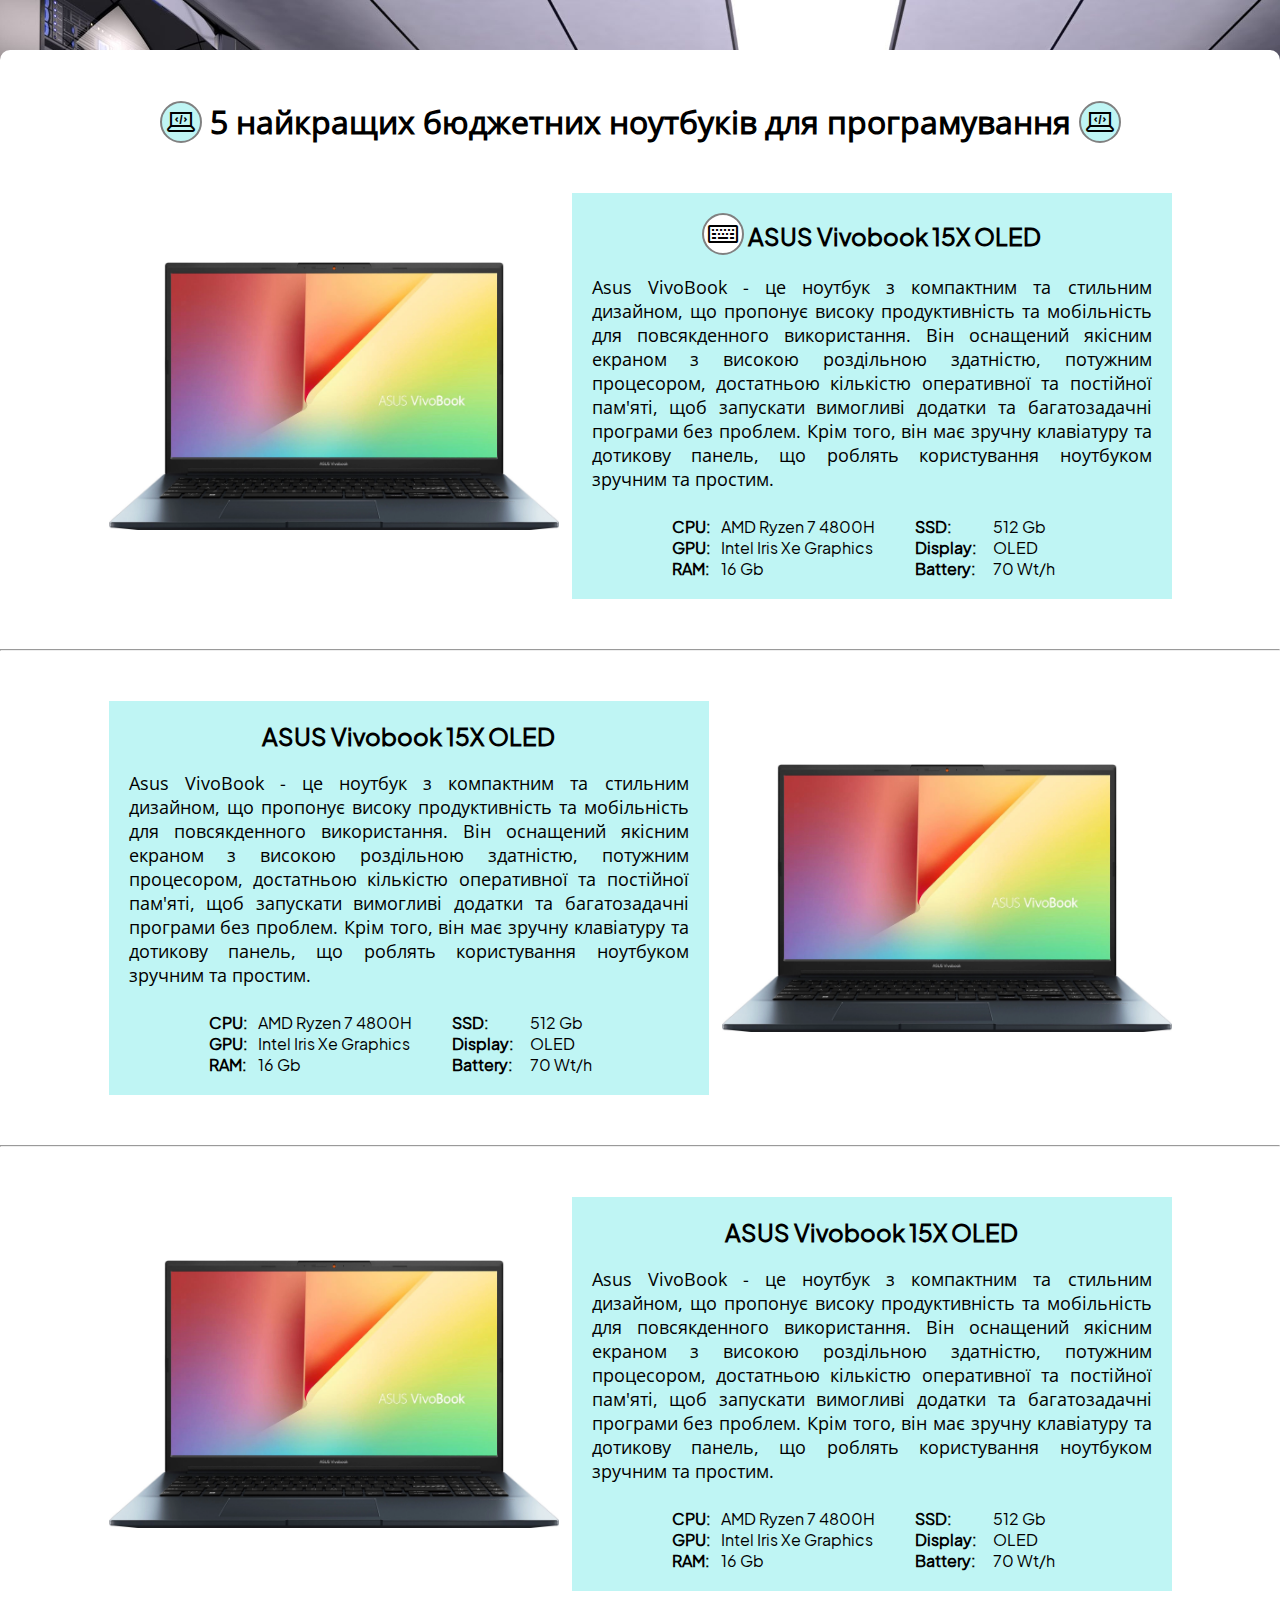
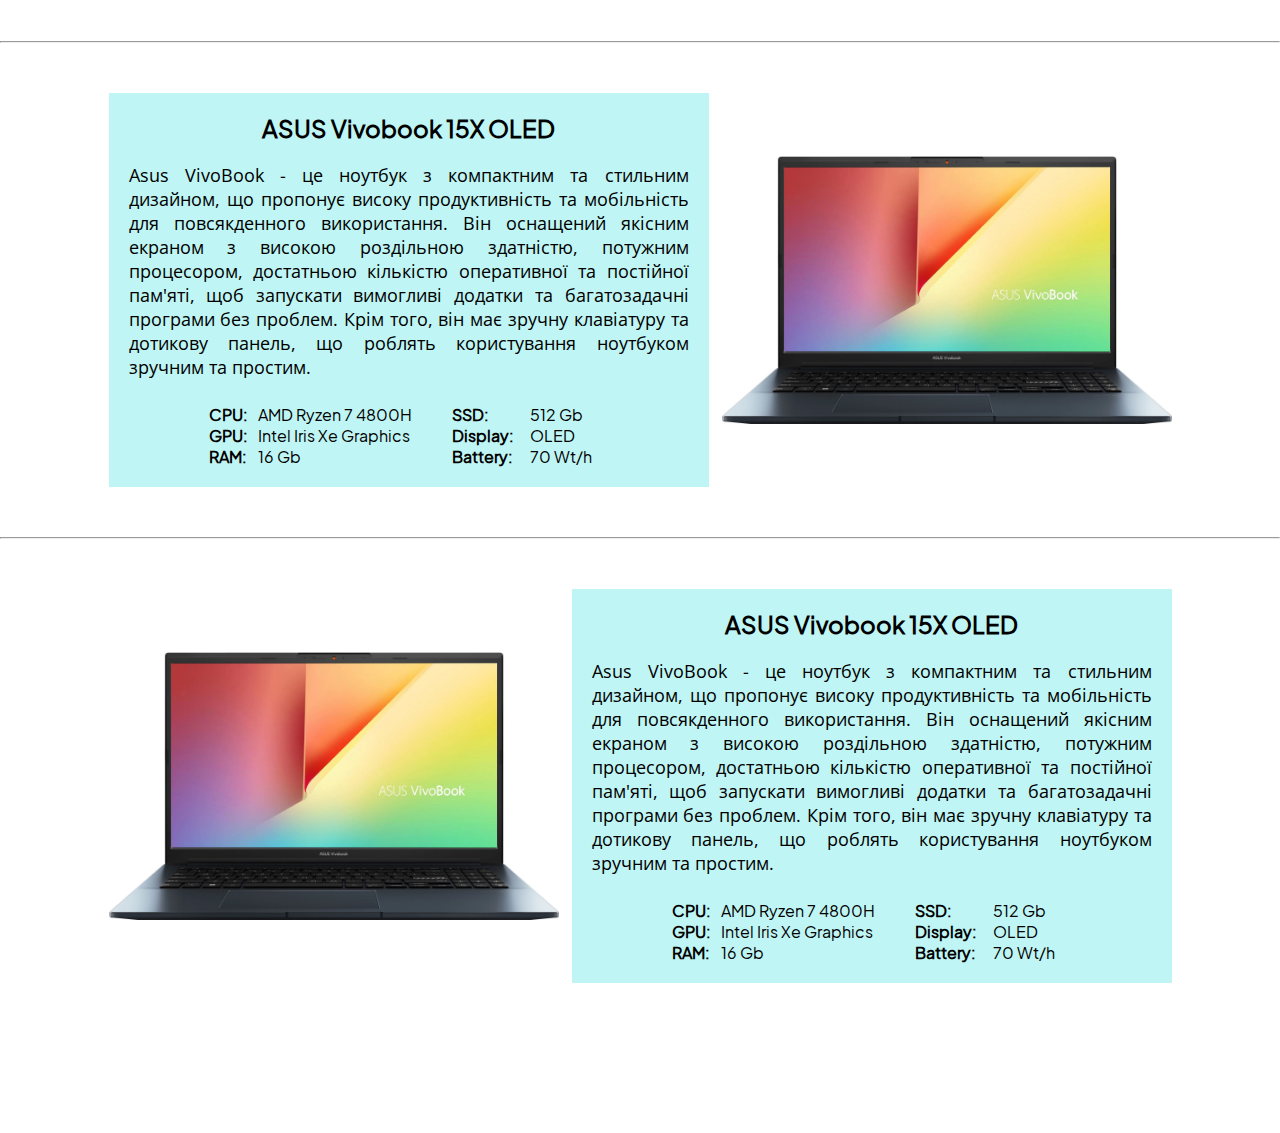
<file: BestLaptops/index.html>
<!DOCTYPE html>
<html lang="en">

<head>
    <meta charset="UTF-8">
    <meta http-equiv="X-UA-Compatible" content="IE=edge">
    <meta name="viewport" content="width=device-width, initial-scale=1.0">
    <title>Лабораторна 5</title>
    <link rel="stylesheet" href="./css/style.css">
    <link rel="stylesheet" href="./fonts/line-awesome/css/line-awesome.css">
</head>

<body>
    <div class="container">
        <h1 class="main-title">
            <!--Website title-->
            <i class="las la-laptop-code"></i>  5 найкращих бюджетних ноутбуків для програмування  <i class="las la-laptop-code"></i>
            <!--./Website title-->
        </h1>
        <!--Laptop description container-->
        <div class="lap-container">
            <div class="lap-info">
                <!--Laptop image-->
                <img class="laptop-img" src="./img/laptop-1.webp" alt="ASUS VivoBook">
                <div class="lap-full-description-1">
                    <h3 class="laptop-name"><i class="las la-keyboard"></i> ASUS Vivobook 15X OLED</h3>
                    <p class="laptop-short-description">Asus VivoBook - це ноутбук з компактним та стильним дизайном, що
                        пропонує високу продуктивність та мобільність для повсякденного використання. Він оснащений якісним
                        екраном з високою роздільною здатністю, потужним процесором, достатньою кількістю оперативної та
                        постійної пам'яті, щоб запускати вимогливі додатки та багатозадачні програми без проблем. Крім того, він
                        має зручну клавіатуру та дотикову панель, що роблять користування ноутбуком зручним та простим.</p>
                    <table class = "accessories-table">
                        <tr>
                            <th>CPU:</th>
                            <td>AMD Ryzen 7 4800H</td>
                            <th>SSD:</th>
                            <td>512 Gb</td>
                        </tr>
                        <tr>
                            <th>GPU:</th>
                            <td>Intel Iris Xe Graphics</td>
                            <th>Display:</th>
                            <td>OLED</td>
                        </tr>
                        <tr>
                            <th>RAM:</th>
                            <td>16 Gb</td>
                            <th>Battery:</th>
                            <td>70 Wt/h</td>
                        </tr>
                    </table>
                </div>
            </div>
        </div>

        <hr>

        <div class="lap-container">
            <div class="lap-info">
                <div class="lap-full-description-2">
                    <h3 class="laptop-name">ASUS Vivobook 15X OLED</h3>
                    <p class="laptop-short-description">Asus VivoBook - це ноутбук з компактним та стильним дизайном, що
                        пропонує високу продуктивність та мобільність для повсякденного використання. Він оснащений якісним
                        екраном з високою роздільною здатністю, потужним процесором, достатньою кількістю оперативної та
                        постійної пам'яті, щоб запускати вимогливі додатки та багатозадачні програми без проблем. Крім того, він
                        має зручну клавіатуру та дотикову панель, що роблять користування ноутбуком зручним та простим.</p>
                    <table class = "accessories-table">
                        <tr>
                            <th>CPU:</th>
                            <td>AMD Ryzen 7 4800H</td>
                            <th>SSD:</th>
                            <td>512 Gb</td>
                        </tr>
                        <tr>
                            <th>GPU:</th>
                            <td>Intel Iris Xe Graphics</td>
                            <th>Display:</th>
                            <td>OLED</td>
                        </tr>
                        <tr>
                            <th>RAM:</th>
                            <td>16 Gb</td>
                            <th>Battery:</th>
                            <td>70 Wt/h</td>
                        </tr>
                    </table>
                </div>
                <img class="laptop-img" src="./img/laptop-1.webp" alt="ASUS VivoBook">
            </div>
        </div>

        <hr>

        <div class="lap-container">
            <div class="lap-info">
                <img class="laptop-img" src="./img/laptop-1.webp" alt="ASUS VivoBook">
                <div class="lap-full-description-1">
                    <h3 class="laptop-name">ASUS Vivobook 15X OLED</h3>
                    <p class="laptop-short-description">Asus VivoBook - це ноутбук з компактним та стильним дизайном, що
                        пропонує високу продуктивність та мобільність для повсякденного використання. Він оснащений якісним
                        екраном з високою роздільною здатністю, потужним процесором, достатньою кількістю оперативної та
                        постійної пам'яті, щоб запускати вимогливі додатки та багатозадачні програми без проблем. Крім того, він
                        має зручну клавіатуру та дотикову панель, що роблять користування ноутбуком зручним та простим.</p>
                    <table class = "accessories-table">
                        <tr>
                            <th>CPU:</th>
                            <td>AMD Ryzen 7 4800H</td>
                            <th>SSD:</th>
                            <td>512 Gb</td>
                        </tr>
                        <tr>
                            <th>GPU:</th>
                            <td>Intel Iris Xe Graphics</td>
                            <th>Display:</th>
                            <td>OLED</td>
                        </tr>
                        <tr>
                            <th>RAM:</th>
                            <td>16 Gb</td>
                            <th>Battery:</th>
                            <td>70 Wt/h</td>
                        </tr>
                    </table>
                </div>
            </div>
        </div>

        <hr>

        <div class="lap-container">
            <div class="lap-info">
                <div class="lap-full-description-2">
                    <h3 class="laptop-name">ASUS Vivobook 15X OLED</h3>
                    <p class="laptop-short-description">Asus VivoBook - це ноутбук з компактним та стильним дизайном, що
                        пропонує високу продуктивність та мобільність для повсякденного використання. Він оснащений якісним
                        екраном з високою роздільною здатністю, потужним процесором, достатньою кількістю оперативної та
                        постійної пам'яті, щоб запускати вимогливі додатки та багатозадачні програми без проблем. Крім того, він
                        має зручну клавіатуру та дотикову панель, що роблять користування ноутбуком зручним та простим.</p>
                    <table class = "accessories-table">
                        <tr>
                            <th>CPU:</th>
                            <td>AMD Ryzen 7 4800H</td>
                            <th>SSD:</th>
                            <td>512 Gb</td>
                        </tr>
                        <tr>
                            <th>GPU:</th>
                            <td>Intel Iris Xe Graphics</td>
                            <th>Display:</th>
                            <td>OLED</td>
                        </tr>
                        <tr>
                            <th>RAM:</th>
                            <td>16 Gb</td>
                            <th>Battery:</th>
                            <td>70 Wt/h</td>
                        </tr>
                    </table>
                </div>
                <img class="laptop-img" src="./img/laptop-1.webp" alt="ASUS VivoBook">
            </div>
        </div>

        <hr>

        <div class="lap-container">
            <div class="lap-info">
                <img class="laptop-img" src="./img/laptop-1.webp" alt="ASUS VivoBook">
                <div class="lap-full-description-1">
                    <h3 class="laptop-name">ASUS Vivobook 15X OLED</h3>
                    <p class="laptop-short-description">Asus VivoBook - це ноутбук з компактним та стильним дизайном, що
                        пропонує високу продуктивність та мобільність для повсякденного використання. Він оснащений якісним
                        екраном з високою роздільною здатністю, потужним процесором, достатньою кількістю оперативної та
                        постійної пам'яті, щоб запускати вимогливі додатки та багатозадачні програми без проблем. Крім того, він
                        має зручну клавіатуру та дотикову панель, що роблять користування ноутбуком зручним та простим.</p>
                    <table class = "accessories-table">
                        <tr>
                            <th>CPU:</th>
                            <td>AMD Ryzen 7 4800H</td>
                            <th>SSD:</th>
                            <td>512 Gb</td>
                        </tr>
                        <tr>
                            <th>GPU:</th>
                            <td>Intel Iris Xe Graphics</td>
                            <th>Display:</th>
                            <td>OLED</td>
                        </tr>
                        <tr>
                            <th>RAM:</th>
                            <td>16 Gb</td>
                            <th>Battery:</th>
                            <td>70 Wt/h</td>
                        </tr>
                    </table>
                </div>
            </div>
        </div>



    </div>

</body>

</html>
</file>
<file: BestLaptops/css/style.css>
@font-face {
    font-family: "Pitagon";
    src: url(../fonts/Pitagon/ttf/PitagonSansText-Regular.ttf);
}

@font-face {
    font-family: "Open-Sans";
    src: url("../fonts/OpenSans/OpenSans-Regular.ttf")
}

* {
    margin: 0;
    padding: 0;
    font-family: Pitagon, sans-serif, Arial;
}

body {
    background-image: url(../img/server-bg.jpeg);
    background-repeat: no-repeat;
    background-size: cover;
    background-attachment: fixed;
}

.la-laptop-code {
    font-size: 32px;
    border-radius: 100%;
    padding: 3px;
    border: 2px solid grey;
    background-color: #bff5f4;
}

.la-keyboard {
    font-size: 32px;
    border-radius: 100%;
    padding: 3px;
    border: 2px solid grey;
    background-color: #fff;
}

.container {
    width: 1280px;
    margin: 50px auto 50px;
    background-color: #fff;
    padding-top: 50px;
    padding-bottom: 50px;
    border-radius: 10px;
}

.main-title-block {
    margin: 50px 0;
}

.main-title {
    text-align: center;
    margin: 0 auto 50px;
    font-family: Open-Sans;
}

.lap-container {
    display: flex;
    justify-content: center;
    margin: 50px auto 50px;
}

.lap-info {
    display: inline-block;
}

.laptop-img {
    height: 100%;
    width: 450px;
    object-fit: contain;
}

.lap-full-description-1 {
    display: inline-block;
    background-color: #bff5f4;
    vertical-align: top;
    width: 600px;
    margin-left: 10px;
}

.lap-full-description-2 {
    display: inline-block;
    background-color: #bff5f4;
    vertical-align: top;
    width: 600px;
    margin-right: 10px;
}

.laptop-name {
    text-align: center;
    padding: 20px 0 10px 0;
    font-size: 24px;
}

.laptop-short-description {
    font-family: Open-Sans;
    text-align: justify;
    padding: 10px 20px 20px 20px;
    font-size: 18px
}

.accessories-table {
    border-collapse: collapse;
    font-size: 16px;
    min-width: 400px;
    text-align: left;
    margin: 5px auto 20px;
}
</file>
<file: BestLaptops/fonts/line-awesome/css/line-awesome.css>
.la,
.las,
.lar,
.lal,
.lad,
.lab {
  -moz-osx-font-smoothing: grayscale;
  -webkit-font-smoothing: antialiased;
  display: inline-block;
  font-style: normal;
  font-variant: normal;
  text-rendering: auto;
  line-height: 1; }

.la-lg {
  font-size: 1.33333em;
  line-height: 0.75em;
  vertical-align: -.0667em; }

.la-xs {
  font-size: .75em; }

.la-sm {
  font-size: .875em; }

.la-1x {
  font-size: 1em; }

.la-2x {
  font-size: 2em; }

.la-3x {
  font-size: 3em; }

.la-4x {
  font-size: 4em; }

.la-5x {
  font-size: 5em; }

.la-6x {
  font-size: 6em; }

.la-7x {
  font-size: 7em; }

.la-8x {
  font-size: 8em; }

.la-9x {
  font-size: 9em; }

.la-10x {
  font-size: 10em; }

.la-fw {
  text-align: center;
  width: 1.25em; }

.la-ul {
  list-style-type: none;
  margin-left: 2.5em;
  padding-left: 0; }
  .la-ul > li {
    position: relative; }

.la-li {
  left: -2em;
  position: absolute;
  text-align: center;
  width: 2em;
  line-height: inherit; }

.la-border {
  border: solid 0.08em #eee;
  border-radius: .1em;
  padding: .2em .25em .15em; }

.la-pull-left {
  float: left; }

.la-pull-right {
  float: right; }

.la.la-pull-left,
.las.la-pull-left,
.lar.la-pull-left,
.lal.la-pull-left,
.lab.la-pull-left {
  margin-right: .3em; }

.la.la-pull-right,
.las.la-pull-right,
.lar.la-pull-right,
.lal.la-pull-right,
.lab.la-pull-right {
  margin-left: .3em; }

.la-spin {
  -webkit-animation: la-spin 2s infinite linear;
          animation: la-spin 2s infinite linear; }

.la-pulse {
  -webkit-animation: la-spin 1s infinite steps(8);
          animation: la-spin 1s infinite steps(8); }

@-webkit-keyframes la-spin {
  0% {
    -webkit-transform: rotate(0deg);
            transform: rotate(0deg); }
  100% {
    -webkit-transform: rotate(360deg);
            transform: rotate(360deg); } }

@keyframes la-spin {
  0% {
    -webkit-transform: rotate(0deg);
            transform: rotate(0deg); }
  100% {
    -webkit-transform: rotate(360deg);
            transform: rotate(360deg); } }

.la-rotate-90 {
  -ms-filter: "progid:DXImageTransform.Microsoft.BasicImage(rotation=1)";
  -webkit-transform: rotate(90deg);
          transform: rotate(90deg); }

.la-rotate-180 {
  -ms-filter: "progid:DXImageTransform.Microsoft.BasicImage(rotation=2)";
  -webkit-transform: rotate(180deg);
          transform: rotate(180deg); }

.la-rotate-270 {
  -ms-filter: "progid:DXImageTransform.Microsoft.BasicImage(rotation=3)";
  -webkit-transform: rotate(270deg);
          transform: rotate(270deg); }

.la-flip-horizontal {
  -ms-filter: "progid:DXImageTransform.Microsoft.BasicImage(rotation=0, mirror=1)";
  -webkit-transform: scale(-1, 1);
          transform: scale(-1, 1); }

.la-flip-vertical {
  -ms-filter: "progid:DXImageTransform.Microsoft.BasicImage(rotation=2, mirror=1)";
  -webkit-transform: scale(1, -1);
          transform: scale(1, -1); }

.la-flip-both, .la-flip-horizontal.la-flip-vertical {
  -ms-filter: "progid:DXImageTransform.Microsoft.BasicImage(rotation=2, mirror=1)";
  -webkit-transform: scale(-1, -1);
          transform: scale(-1, -1); }

:root .la-rotate-90,
:root .la-rotate-180,
:root .la-rotate-270,
:root .la-flip-horizontal,
:root .la-flip-vertical,
:root .la-flip-both {
  -webkit-filter: none;
          filter: none; }

.la-stack {
  display: inline-block;
  height: 2em;
  line-height: 2em;
  position: relative;
  vertical-align: middle;
  width: 2.5em; }

.la-stack-1x,
.la-stack-2x {
  left: 0;
  position: absolute;
  text-align: center;
  width: 100%; }

.la-stack-1x {
  line-height: inherit; }

.la-stack-2x {
  font-size: 2em; }

.la-inverse {
  color: #fff; }

/* Font Awesome uses the Unicode Private Use Area (PUA) to ensure screen
readers do not read off random characters that represent icons */
.la-500px:before {
  content: "\f26e"; }

.la-accessible-icon:before {
  content: "\f368"; }

.la-accusoft:before {
  content: "\f369"; }

.la-acquisitions-incorporated:before {
  content: "\f6af"; }

.la-ad:before {
  content: "\f641"; }

.la-address-book:before {
  content: "\f2b9"; }

.la-address-card:before {
  content: "\f2bb"; }

.la-adjust:before {
  content: "\f042"; }

.la-adn:before {
  content: "\f170"; }

.la-adobe:before {
  content: "\f778"; }

.la-adversal:before {
  content: "\f36a"; }

.la-affiliatetheme:before {
  content: "\f36b"; }

.la-air-freshener:before {
  content: "\f5d0"; }

.la-airbnb:before {
  content: "\f834"; }

.la-algolia:before {
  content: "\f36c"; }

.la-align-center:before {
  content: "\f037"; }

.la-align-justify:before {
  content: "\f039"; }

.la-align-left:before {
  content: "\f036"; }

.la-align-right:before {
  content: "\f038"; }

.la-alipay:before {
  content: "\f642"; }

.la-allergies:before {
  content: "\f461"; }

.la-amazon:before {
  content: "\f270"; }

.la-amazon-pay:before {
  content: "\f42c"; }

.la-ambulance:before {
  content: "\f0f9"; }

.la-american-sign-language-interpreting:before {
  content: "\f2a3"; }

.la-amilia:before {
  content: "\f36d"; }

.la-anchor:before {
  content: "\f13d"; }

.la-android:before {
  content: "\f17b"; }

.la-angellist:before {
  content: "\f209"; }

.la-angle-double-down:before {
  content: "\f103"; }

.la-angle-double-left:before {
  content: "\f100"; }

.la-angle-double-right:before {
  content: "\f101"; }

.la-angle-double-up:before {
  content: "\f102"; }

.la-angle-down:before {
  content: "\f107"; }

.la-angle-left:before {
  content: "\f104"; }

.la-angle-right:before {
  content: "\f105"; }

.la-angle-up:before {
  content: "\f106"; }

.la-angry:before {
  content: "\f556"; }

.la-angrycreative:before {
  content: "\f36e"; }

.la-angular:before {
  content: "\f420"; }

.la-ankh:before {
  content: "\f644"; }

.la-app-store:before {
  content: "\f36f"; }

.la-app-store-ios:before {
  content: "\f370"; }

.la-apper:before {
  content: "\f371"; }

.la-apple:before {
  content: "\f179"; }

.la-apple-alt:before {
  content: "\f5d1"; }

.la-apple-pay:before {
  content: "\f415"; }

.la-archive:before {
  content: "\f187"; }

.la-archway:before {
  content: "\f557"; }

.la-arrow-alt-circle-down:before {
  content: "\f358"; }

.la-arrow-alt-circle-left:before {
  content: "\f359"; }

.la-arrow-alt-circle-right:before {
  content: "\f35a"; }

.la-arrow-alt-circle-up:before {
  content: "\f35b"; }

.la-arrow-circle-down:before {
  content: "\f0ab"; }

.la-arrow-circle-left:before {
  content: "\f0a8"; }

.la-arrow-circle-right:before {
  content: "\f0a9"; }

.la-arrow-circle-up:before {
  content: "\f0aa"; }

.la-arrow-down:before {
  content: "\f063"; }

.la-arrow-left:before {
  content: "\f060"; }

.la-arrow-right:before {
  content: "\f061"; }

.la-arrow-up:before {
  content: "\f062"; }

.la-arrows-alt:before {
  content: "\f0b2"; }

.la-arrows-alt-h:before {
  content: "\f337"; }

.la-arrows-alt-v:before {
  content: "\f338"; }

.la-artstation:before {
  content: "\f77a"; }

.la-assistive-listening-systems:before {
  content: "\f2a2"; }

.la-asterisk:before {
  content: "\f069"; }

.la-asymmetrik:before {
  content: "\f372"; }

.la-at:before {
  content: "\f1fa"; }

.la-atlas:before {
  content: "\f558"; }

.la-atlassian:before {
  content: "\f77b"; }

.la-atom:before {
  content: "\f5d2"; }

.la-audible:before {
  content: "\f373"; }

.la-audio-description:before {
  content: "\f29e"; }

.la-autoprefixer:before {
  content: "\f41c"; }

.la-avianex:before {
  content: "\f374"; }

.la-aviato:before {
  content: "\f421"; }

.la-award:before {
  content: "\f559"; }

.la-aws:before {
  content: "\f375"; }

.la-baby:before {
  content: "\f77c"; }

.la-baby-carriage:before {
  content: "\f77d"; }

.la-backspace:before {
  content: "\f55a"; }

.la-backward:before {
  content: "\f04a"; }

.la-bacon:before {
  content: "\f7e5"; }

.la-balance-scale:before {
  content: "\f24e"; }

.la-balance-scale-left:before {
  content: "\f515"; }

.la-balance-scale-right:before {
  content: "\f516"; }

.la-ban:before {
  content: "\f05e"; }

.la-band-aid:before {
  content: "\f462"; }

.la-bandcamp:before {
  content: "\f2d5"; }

.la-barcode:before {
  content: "\f02a"; }

.la-bars:before {
  content: "\f0c9"; }

.la-baseball-ball:before {
  content: "\f433"; }

.la-basketball-ball:before {
  content: "\f434"; }

.la-bath:before {
  content: "\f2cd"; }

.la-battery-empty:before {
  content: "\f244"; }

.la-battery-full:before {
  content: "\f240"; }

.la-battery-half:before {
  content: "\f242"; }

.la-battery-quarter:before {
  content: "\f243"; }

.la-battery-three-quarters:before {
  content: "\f241"; }

.la-battle-net:before {
  content: "\f835"; }

.la-bed:before {
  content: "\f236"; }

.la-beer:before {
  content: "\f0fc"; }

.la-behance:before {
  content: "\f1b4"; }

.la-behance-square:before {
  content: "\f1b5"; }

.la-bell:before {
  content: "\f0f3"; }

.la-bell-slash:before {
  content: "\f1f6"; }

.la-bezier-curve:before {
  content: "\f55b"; }

.la-bible:before {
  content: "\f647"; }

.la-bicycle:before {
  content: "\f206"; }

.la-biking:before {
  content: "\f84a"; }

.la-bimobject:before {
  content: "\f378"; }

.la-binoculars:before {
  content: "\f1e5"; }

.la-biohazard:before {
  content: "\f780"; }

.la-birthday-cake:before {
  content: "\f1fd"; }

.la-bitbucket:before {
  content: "\f171"; }

.la-bitcoin:before {
  content: "\f379"; }

.la-bity:before {
  content: "\f37a"; }

.la-black-tie:before {
  content: "\f27e"; }

.la-blackberry:before {
  content: "\f37b"; }

.la-blender:before {
  content: "\f517"; }

.la-blender-phone:before {
  content: "\f6b6"; }

.la-blind:before {
  content: "\f29d"; }

.la-blog:before {
  content: "\f781"; }

.la-blogger:before {
  content: "\f37c"; }

.la-blogger-b:before {
  content: "\f37d"; }

.la-bluetooth:before {
  content: "\f293"; }

.la-bluetooth-b:before {
  content: "\f294"; }

.la-bold:before {
  content: "\f032"; }

.la-bolt:before {
  content: "\f0e7"; }

.la-bomb:before {
  content: "\f1e2"; }

.la-bone:before {
  content: "\f5d7"; }

.la-bong:before {
  content: "\f55c"; }

.la-book:before {
  content: "\f02d"; }

.la-book-dead:before {
  content: "\f6b7"; }

.la-book-medical:before {
  content: "\f7e6"; }

.la-book-open:before {
  content: "\f518"; }

.la-book-reader:before {
  content: "\f5da"; }

.la-bookmark:before {
  content: "\f02e"; }

.la-bootstrap:before {
  content: "\f836"; }

.la-border-all:before {
  content: "\f84c"; }

.la-border-none:before {
  content: "\f850"; }

.la-border-style:before {
  content: "\f853"; }

.la-bowling-ball:before {
  content: "\f436"; }

.la-box:before {
  content: "\f466"; }

.la-box-open:before {
  content: "\f49e"; }

.la-boxes:before {
  content: "\f468"; }

.la-braille:before {
  content: "\f2a1"; }

.la-brain:before {
  content: "\f5dc"; }

.la-bread-slice:before {
  content: "\f7ec"; }

.la-briefcase:before {
  content: "\f0b1"; }

.la-briefcase-medical:before {
  content: "\f469"; }

.la-broadcast-tower:before {
  content: "\f519"; }

.la-broom:before {
  content: "\f51a"; }

.la-brush:before {
  content: "\f55d"; }

.la-btc:before {
  content: "\f15a"; }

.la-buffer:before {
  content: "\f837"; }

.la-bug:before {
  content: "\f188"; }

.la-building:before {
  content: "\f1ad"; }

.la-bullhorn:before {
  content: "\f0a1"; }

.la-bullseye:before {
  content: "\f140"; }

.la-burn:before {
  content: "\f46a"; }

.la-buromobelexperte:before {
  content: "\f37f"; }

.la-bus:before {
  content: "\f207"; }

.la-bus-alt:before {
  content: "\f55e"; }

.la-business-time:before {
  content: "\f64a"; }

.la-buy-n-large:before {
  content: "\f8a6"; }

.la-buysellads:before {
  content: "\f20d"; }

.la-calculator:before {
  content: "\f1ec"; }

.la-calendar:before {
  content: "\f133"; }

.la-calendar-alt:before {
  content: "\f073"; }

.la-calendar-check:before {
  content: "\f274"; }

.la-calendar-day:before {
  content: "\f783"; }

.la-calendar-minus:before {
  content: "\f272"; }

.la-calendar-plus:before {
  content: "\f271"; }

.la-calendar-times:before {
  content: "\f273"; }

.la-calendar-week:before {
  content: "\f784"; }

.la-camera:before {
  content: "\f030"; }

.la-camera-retro:before {
  content: "\f083"; }

.la-campground:before {
  content: "\f6bb"; }

.la-canadian-maple-leaf:before {
  content: "\f785"; }

.la-candy-cane:before {
  content: "\f786"; }

.la-cannabis:before {
  content: "\f55f"; }

.la-capsules:before {
  content: "\f46b"; }

.la-car:before {
  content: "\f1b9"; }

.la-car-alt:before {
  content: "\f5de"; }

.la-car-battery:before {
  content: "\f5df"; }

.la-car-crash:before {
  content: "\f5e1"; }

.la-car-side:before {
  content: "\f5e4"; }

.la-caret-down:before {
  content: "\f0d7"; }

.la-caret-left:before {
  content: "\f0d9"; }

.la-caret-right:before {
  content: "\f0da"; }

.la-caret-square-down:before {
  content: "\f150"; }

.la-caret-square-left:before {
  content: "\f191"; }

.la-caret-square-right:before {
  content: "\f152"; }

.la-caret-square-up:before {
  content: "\f151"; }

.la-caret-up:before {
  content: "\f0d8"; }

.la-carrot:before {
  content: "\f787"; }

.la-cart-arrow-down:before {
  content: "\f218"; }

.la-cart-plus:before {
  content: "\f217"; }

.la-cash-register:before {
  content: "\f788"; }

.la-cat:before {
  content: "\f6be"; }

.la-cc-amazon-pay:before {
  content: "\f42d"; }

.la-cc-amex:before {
  content: "\f1f3"; }

.la-cc-apple-pay:before {
  content: "\f416"; }

.la-cc-diners-club:before {
  content: "\f24c"; }

.la-cc-discover:before {
  content: "\f1f2"; }

.la-cc-jcb:before {
  content: "\f24b"; }

.la-cc-mastercard:before {
  content: "\f1f1"; }

.la-cc-paypal:before {
  content: "\f1f4"; }

.la-cc-stripe:before {
  content: "\f1f5"; }

.la-cc-visa:before {
  content: "\f1f0"; }

.la-centercode:before {
  content: "\f380"; }

.la-centos:before {
  content: "\f789"; }

.la-certificate:before {
  content: "\f0a3"; }

.la-chair:before {
  content: "\f6c0"; }

.la-chalkboard:before {
  content: "\f51b"; }

.la-chalkboard-teacher:before {
  content: "\f51c"; }

.la-charging-station:before {
  content: "\f5e7"; }

.la-chart-area:before {
  content: "\f1fe"; }

.la-chart-bar:before {
  content: "\f080"; }

.la-chart-line:before {
  content: "\f201"; }

.la-chart-pie:before {
  content: "\f200"; }

.la-check:before {
  content: "\f00c"; }

.la-check-circle:before {
  content: "\f058"; }

.la-check-double:before {
  content: "\f560"; }

.la-check-square:before {
  content: "\f14a"; }

.la-cheese:before {
  content: "\f7ef"; }

.la-chess:before {
  content: "\f439"; }

.la-chess-bishop:before {
  content: "\f43a"; }

.la-chess-board:before {
  content: "\f43c"; }

.la-chess-king:before {
  content: "\f43f"; }

.la-chess-knight:before {
  content: "\f441"; }

.la-chess-pawn:before {
  content: "\f443"; }

.la-chess-queen:before {
  content: "\f445"; }

.la-chess-rook:before {
  content: "\f447"; }

.la-chevron-circle-down:before {
  content: "\f13a"; }

.la-chevron-circle-left:before {
  content: "\f137"; }

.la-chevron-circle-right:before {
  content: "\f138"; }

.la-chevron-circle-up:before {
  content: "\f139"; }

.la-chevron-down:before {
  content: "\f078"; }

.la-chevron-left:before {
  content: "\f053"; }

.la-chevron-right:before {
  content: "\f054"; }

.la-chevron-up:before {
  content: "\f077"; }

.la-child:before {
  content: "\f1ae"; }

.la-chrome:before {
  content: "\f268"; }

.la-chromecast:before {
  content: "\f838"; }

.la-church:before {
  content: "\f51d"; }

.la-circle:before {
  content: "\f111"; }

.la-circle-notch:before {
  content: "\f1ce"; }

.la-city:before {
  content: "\f64f"; }

.la-clinic-medical:before {
  content: "\f7f2"; }

.la-clipboard:before {
  content: "\f328"; }

.la-clipboard-check:before {
  content: "\f46c"; }

.la-clipboard-list:before {
  content: "\f46d"; }

.la-clock:before {
  content: "\f017"; }

.la-clone:before {
  content: "\f24d"; }

.la-closed-captioning:before {
  content: "\f20a"; }

.la-cloud:before {
  content: "\f0c2"; }

.la-cloud-download-alt:before {
  content: "\f381"; }

.la-cloud-meatball:before {
  content: "\f73b"; }

.la-cloud-moon:before {
  content: "\f6c3"; }

.la-cloud-moon-rain:before {
  content: "\f73c"; }

.la-cloud-rain:before {
  content: "\f73d"; }

.la-cloud-showers-heavy:before {
  content: "\f740"; }

.la-cloud-sun:before {
  content: "\f6c4"; }

.la-cloud-sun-rain:before {
  content: "\f743"; }

.la-cloud-upload-alt:before {
  content: "\f382"; }

.la-cloudscale:before {
  content: "\f383"; }

.la-cloudsmith:before {
  content: "\f384"; }

.la-cloudversify:before {
  content: "\f385"; }

.la-cocktail:before {
  content: "\f561"; }

.la-code:before {
  content: "\f121"; }

.la-code-branch:before {
  content: "\f126"; }

.la-codepen:before {
  content: "\f1cb"; }

.la-codiepie:before {
  content: "\f284"; }

.la-coffee:before {
  content: "\f0f4"; }

.la-cog:before {
  content: "\f013"; }

.la-cogs:before {
  content: "\f085"; }

.la-coins:before {
  content: "\f51e"; }

.la-columns:before {
  content: "\f0db"; }

.la-comment:before {
  content: "\f075"; }

.la-comment-alt:before {
  content: "\f27a"; }

.la-comment-dollar:before {
  content: "\f651"; }

.la-comment-dots:before {
  content: "\f4ad"; }

.la-comment-medical:before {
  content: "\f7f5"; }

.la-comment-slash:before {
  content: "\f4b3"; }

.la-comments:before {
  content: "\f086"; }

.la-comments-dollar:before {
  content: "\f653"; }

.la-compact-disc:before {
  content: "\f51f"; }

.la-compass:before {
  content: "\f14e"; }

.la-compress:before {
  content: "\f066"; }

.la-compress-arrows-alt:before {
  content: "\f78c"; }

.la-concierge-bell:before {
  content: "\f562"; }

.la-confluence:before {
  content: "\f78d"; }

.la-connectdevelop:before {
  content: "\f20e"; }

.la-contao:before {
  content: "\f26d"; }

.la-cookie:before {
  content: "\f563"; }

.la-cookie-bite:before {
  content: "\f564"; }

.la-copy:before {
  content: "\f0c5"; }

.la-copyright:before {
  content: "\f1f9"; }

.la-cotton-bureau:before {
  content: "\f89e"; }

.la-couch:before {
  content: "\f4b8"; }

.la-cpanel:before {
  content: "\f388"; }

.la-creative-commons:before {
  content: "\f25e"; }

.la-creative-commons-by:before {
  content: "\f4e7"; }

.la-creative-commons-nc:before {
  content: "\f4e8"; }

.la-creative-commons-nc-eu:before {
  content: "\f4e9"; }

.la-creative-commons-nc-jp:before {
  content: "\f4ea"; }

.la-creative-commons-nd:before {
  content: "\f4eb"; }

.la-creative-commons-pd:before {
  content: "\f4ec"; }

.la-creative-commons-pd-alt:before {
  content: "\f4ed"; }

.la-creative-commons-remix:before {
  content: "\f4ee"; }

.la-creative-commons-sa:before {
  content: "\f4ef"; }

.la-creative-commons-sampling:before {
  content: "\f4f0"; }

.la-creative-commons-sampling-plus:before {
  content: "\f4f1"; }

.la-creative-commons-share:before {
  content: "\f4f2"; }

.la-creative-commons-zero:before {
  content: "\f4f3"; }

.la-credit-card:before {
  content: "\f09d"; }

.la-critical-role:before {
  content: "\f6c9"; }

.la-crop:before {
  content: "\f125"; }

.la-crop-alt:before {
  content: "\f565"; }

.la-cross:before {
  content: "\f654"; }

.la-crosshairs:before {
  content: "\f05b"; }

.la-crow:before {
  content: "\f520"; }

.la-crown:before {
  content: "\f521"; }

.la-crutch:before {
  content: "\f7f7"; }

.la-css3:before {
  content: "\f13c"; }

.la-css3-alt:before {
  content: "\f38b"; }

.la-cube:before {
  content: "\f1b2"; }

.la-cubes:before {
  content: "\f1b3"; }

.la-cut:before {
  content: "\f0c4"; }

.la-cuttlefish:before {
  content: "\f38c"; }

.la-d-and-d:before {
  content: "\f38d"; }

.la-d-and-d-beyond:before {
  content: "\f6ca"; }

.la-dashcube:before {
  content: "\f210"; }

.la-database:before {
  content: "\f1c0"; }

.la-deaf:before {
  content: "\f2a4"; }

.la-delicious:before {
  content: "\f1a5"; }

.la-democrat:before {
  content: "\f747"; }

.la-deploydog:before {
  content: "\f38e"; }

.la-deskpro:before {
  content: "\f38f"; }

.la-desktop:before {
  content: "\f108"; }

.la-dev:before {
  content: "\f6cc"; }

.la-deviantart:before {
  content: "\f1bd"; }

.la-dharmachakra:before {
  content: "\f655"; }

.la-dhl:before {
  content: "\f790"; }

.la-diagnoses:before {
  content: "\f470"; }

.la-diaspora:before {
  content: "\f791"; }

.la-dice:before {
  content: "\f522"; }

.la-dice-d20:before {
  content: "\f6cf"; }

.la-dice-d6:before {
  content: "\f6d1"; }

.la-dice-five:before {
  content: "\f523"; }

.la-dice-four:before {
  content: "\f524"; }

.la-dice-one:before {
  content: "\f525"; }

.la-dice-six:before {
  content: "\f526"; }

.la-dice-three:before {
  content: "\f527"; }

.la-dice-two:before {
  content: "\f528"; }

.la-digg:before {
  content: "\f1a6"; }

.la-digital-ocean:before {
  content: "\f391"; }

.la-digital-tachograph:before {
  content: "\f566"; }

.la-directions:before {
  content: "\f5eb"; }

.la-discord:before {
  content: "\f392"; }

.la-discourse:before {
  content: "\f393"; }

.la-divide:before {
  content: "\f529"; }

.la-dizzy:before {
  content: "\f567"; }

.la-dna:before {
  content: "\f471"; }

.la-dochub:before {
  content: "\f394"; }

.la-docker:before {
  content: "\f395"; }

.la-dog:before {
  content: "\f6d3"; }

.la-dollar-sign:before {
  content: "\f155"; }

.la-dolly:before {
  content: "\f472"; }

.la-dolly-flatbed:before {
  content: "\f474"; }

.la-donate:before {
  content: "\f4b9"; }

.la-door-closed:before {
  content: "\f52a"; }

.la-door-open:before {
  content: "\f52b"; }

.la-dot-circle:before {
  content: "\f192"; }

.la-dove:before {
  content: "\f4ba"; }

.la-download:before {
  content: "\f019"; }

.la-draft2digital:before {
  content: "\f396"; }

.la-drafting-compass:before {
  content: "\f568"; }

.la-dragon:before {
  content: "\f6d5"; }

.la-draw-polygon:before {
  content: "\f5ee"; }

.la-dribbble:before {
  content: "\f17d"; }

.la-dribbble-square:before {
  content: "\f397"; }

.la-dropbox:before {
  content: "\f16b"; }

.la-drum:before {
  content: "\f569"; }

.la-drum-steelpan:before {
  content: "\f56a"; }

.la-drumstick-bite:before {
  content: "\f6d7"; }

.la-drupal:before {
  content: "\f1a9"; }

.la-dumbbell:before {
  content: "\f44b"; }

.la-dumpster:before {
  content: "\f793"; }

.la-dumpster-fire:before {
  content: "\f794"; }

.la-dungeon:before {
  content: "\f6d9"; }

.la-dyalog:before {
  content: "\f399"; }

.la-earlybirds:before {
  content: "\f39a"; }

.la-ebay:before {
  content: "\f4f4"; }

.la-edge:before {
  content: "\f282"; }

.la-edit:before {
  content: "\f044"; }

.la-egg:before {
  content: "\f7fb"; }

.la-eject:before {
  content: "\f052"; }

.la-elementor:before {
  content: "\f430"; }

.la-ellipsis-h:before {
  content: "\f141"; }

.la-ellipsis-v:before {
  content: "\f142"; }

.la-ello:before {
  content: "\f5f1"; }

.la-ember:before {
  content: "\f423"; }

.la-empire:before {
  content: "\f1d1"; }

.la-envelope:before {
  content: "\f0e0"; }

.la-envelope-open:before {
  content: "\f2b6"; }

.la-envelope-open-text:before {
  content: "\f658"; }

.la-envelope-square:before {
  content: "\f199"; }

.la-envira:before {
  content: "\f299"; }

.la-equals:before {
  content: "\f52c"; }

.la-eraser:before {
  content: "\f12d"; }

.la-erlang:before {
  content: "\f39d"; }

.la-ethereum:before {
  content: "\f42e"; }

.la-ethernet:before {
  content: "\f796"; }

.la-etsy:before {
  content: "\f2d7"; }

.la-euro-sign:before {
  content: "\f153"; }

.la-evernote:before {
  content: "\f839"; }

.la-exchange-alt:before {
  content: "\f362"; }

.la-exclamation:before {
  content: "\f12a"; }

.la-exclamation-circle:before {
  content: "\f06a"; }

.la-exclamation-triangle:before {
  content: "\f071"; }

.la-expand:before {
  content: "\f065"; }

.la-expand-arrows-alt:before {
  content: "\f31e"; }

.la-expeditedssl:before {
  content: "\f23e"; }

.la-external-link-alt:before {
  content: "\f35d"; }

.la-external-link-square-alt:before {
  content: "\f360"; }

.la-eye:before {
  content: "\f06e"; }

.la-eye-dropper:before {
  content: "\f1fb"; }

.la-eye-slash:before {
  content: "\f070"; }

.la-facebook:before {
  content: "\f09a"; }

.la-facebook-f:before {
  content: "\f39e"; }

.la-facebook-messenger:before {
  content: "\f39f"; }

.la-facebook-square:before {
  content: "\f082"; }

.la-fan:before {
  content: "\f863"; }

.la-fantasy-flight-games:before {
  content: "\f6dc"; }

.la-fast-backward:before {
  content: "\f049"; }

.la-fast-forward:before {
  content: "\f050"; }

.la-fax:before {
  content: "\f1ac"; }

.la-feather:before {
  content: "\f52d"; }

.la-feather-alt:before {
  content: "\f56b"; }

.la-fedex:before {
  content: "\f797"; }

.la-fedora:before {
  content: "\f798"; }

.la-female:before {
  content: "\f182"; }

.la-fighter-jet:before {
  content: "\f0fb"; }

.la-figma:before {
  content: "\f799"; }

.la-file:before {
  content: "\f15b"; }

.la-file-alt:before {
  content: "\f15c"; }

.la-file-archive:before {
  content: "\f1c6"; }

.la-file-audio:before {
  content: "\f1c7"; }

.la-file-code:before {
  content: "\f1c9"; }

.la-file-contract:before {
  content: "\f56c"; }

.la-file-csv:before {
  content: "\f6dd"; }

.la-file-download:before {
  content: "\f56d"; }

.la-file-excel:before {
  content: "\f1c3"; }

.la-file-export:before {
  content: "\f56e"; }

.la-file-image:before {
  content: "\f1c5"; }

.la-file-import:before {
  content: "\f56f"; }

.la-file-invoice:before {
  content: "\f570"; }

.la-file-invoice-dollar:before {
  content: "\f571"; }

.la-file-medical:before {
  content: "\f477"; }

.la-file-medical-alt:before {
  content: "\f478"; }

.la-file-pdf:before {
  content: "\f1c1"; }

.la-file-powerpoint:before {
  content: "\f1c4"; }

.la-file-prescription:before {
  content: "\f572"; }

.la-file-signature:before {
  content: "\f573"; }

.la-file-upload:before {
  content: "\f574"; }

.la-file-video:before {
  content: "\f1c8"; }

.la-file-word:before {
  content: "\f1c2"; }

.la-fill:before {
  content: "\f575"; }

.la-fill-drip:before {
  content: "\f576"; }

.la-film:before {
  content: "\f008"; }

.la-filter:before {
  content: "\f0b0"; }

.la-fingerprint:before {
  content: "\f577"; }

.la-fire:before {
  content: "\f06d"; }

.la-fire-alt:before {
  content: "\f7e4"; }

.la-fire-extinguisher:before {
  content: "\f134"; }

.la-firefox:before {
  content: "\f269"; }

.la-first-aid:before {
  content: "\f479"; }

.la-first-order:before {
  content: "\f2b0"; }

.la-first-order-alt:before {
  content: "\f50a"; }

.la-firstdraft:before {
  content: "\f3a1"; }

.la-fish:before {
  content: "\f578"; }

.la-fist-raised:before {
  content: "\f6de"; }

.la-flag:before {
  content: "\f024"; }

.la-flag-checkered:before {
  content: "\f11e"; }

.la-flag-usa:before {
  content: "\f74d"; }

.la-flask:before {
  content: "\f0c3"; }

.la-flickr:before {
  content: "\f16e"; }

.la-flipboard:before {
  content: "\f44d"; }

.la-flushed:before {
  content: "\f579"; }

.la-fly:before {
  content: "\f417"; }

.la-folder:before {
  content: "\f07b"; }

.la-folder-minus:before {
  content: "\f65d"; }

.la-folder-open:before {
  content: "\f07c"; }

.la-folder-plus:before {
  content: "\f65e"; }

.la-font:before {
  content: "\f031"; }

.la-font-awesome:before {
  content: "\f2b4"; }

.la-font-awesome-alt:before {
  content: "\f35c"; }

.la-font-awesome-flag:before {
  content: "\f425"; }

.la-font-awesome-logo-full:before {
  content: "\f4e6"; }

.la-fonticons:before {
  content: "\f280"; }

.la-fonticons-fi:before {
  content: "\f3a2"; }

.la-football-ball:before {
  content: "\f44e"; }

.la-fort-awesome:before {
  content: "\f286"; }

.la-fort-awesome-alt:before {
  content: "\f3a3"; }

.la-forumbee:before {
  content: "\f211"; }

.la-forward:before {
  content: "\f04e"; }

.la-foursquare:before {
  content: "\f180"; }

.la-free-code-camp:before {
  content: "\f2c5"; }

.la-freebsd:before {
  content: "\f3a4"; }

.la-frog:before {
  content: "\f52e"; }

.la-frown:before {
  content: "\f119"; }

.la-frown-open:before {
  content: "\f57a"; }

.la-fulcrum:before {
  content: "\f50b"; }

.la-funnel-dollar:before {
  content: "\f662"; }

.la-futbol:before {
  content: "\f1e3"; }

.la-galactic-republic:before {
  content: "\f50c"; }

.la-galactic-senate:before {
  content: "\f50d"; }

.la-gamepad:before {
  content: "\f11b"; }

.la-gas-pump:before {
  content: "\f52f"; }

.la-gavel:before {
  content: "\f0e3"; }

.la-gem:before {
  content: "\f3a5"; }

.la-genderless:before {
  content: "\f22d"; }

.la-get-pocket:before {
  content: "\f265"; }

.la-gg:before {
  content: "\f260"; }

.la-gg-circle:before {
  content: "\f261"; }

.la-ghost:before {
  content: "\f6e2"; }

.la-gift:before {
  content: "\f06b"; }

.la-gifts:before {
  content: "\f79c"; }

.la-git:before {
  content: "\f1d3"; }

.la-git-alt:before {
  content: "\f841"; }

.la-git-square:before {
  content: "\f1d2"; }

.la-github:before {
  content: "\f09b"; }

.la-github-alt:before {
  content: "\f113"; }

.la-github-square:before {
  content: "\f092"; }

.la-gitkraken:before {
  content: "\f3a6"; }

.la-gitlab:before {
  content: "\f296"; }

.la-gitter:before {
  content: "\f426"; }

.la-glass-cheers:before {
  content: "\f79f"; }

.la-glass-martini:before {
  content: "\f000"; }

.la-glass-martini-alt:before {
  content: "\f57b"; }

.la-glass-whiskey:before {
  content: "\f7a0"; }

.la-glasses:before {
  content: "\f530"; }

.la-glide:before {
  content: "\f2a5"; }

.la-glide-g:before {
  content: "\f2a6"; }

.la-globe:before {
  content: "\f0ac"; }

.la-globe-africa:before {
  content: "\f57c"; }

.la-globe-americas:before {
  content: "\f57d"; }

.la-globe-asia:before {
  content: "\f57e"; }

.la-globe-europe:before {
  content: "\f7a2"; }

.la-gofore:before {
  content: "\f3a7"; }

.la-golf-ball:before {
  content: "\f450"; }

.la-goodreads:before {
  content: "\f3a8"; }

.la-goodreads-g:before {
  content: "\f3a9"; }

.la-google:before {
  content: "\f1a0"; }

.la-google-drive:before {
  content: "\f3aa"; }

.la-google-play:before {
  content: "\f3ab"; }

.la-google-plus:before {
  content: "\f2b3"; }

.la-google-plus-g:before {
  content: "\f0d5"; }

.la-google-plus-square:before {
  content: "\f0d4"; }

.la-google-wallet:before {
  content: "\f1ee"; }

.la-gopuram:before {
  content: "\f664"; }

.la-graduation-cap:before {
  content: "\f19d"; }

.la-gratipay:before {
  content: "\f184"; }

.la-grav:before {
  content: "\f2d6"; }

.la-greater-than:before {
  content: "\f531"; }

.la-greater-than-equal:before {
  content: "\f532"; }

.la-grimace:before {
  content: "\f57f"; }

.la-grin:before {
  content: "\f580"; }

.la-grin-alt:before {
  content: "\f581"; }

.la-grin-beam:before {
  content: "\f582"; }

.la-grin-beam-sweat:before {
  content: "\f583"; }

.la-grin-hearts:before {
  content: "\f584"; }

.la-grin-squint:before {
  content: "\f585"; }

.la-grin-squint-tears:before {
  content: "\f586"; }

.la-grin-stars:before {
  content: "\f587"; }

.la-grin-tears:before {
  content: "\f588"; }

.la-grin-tongue:before {
  content: "\f589"; }

.la-grin-tongue-squint:before {
  content: "\f58a"; }

.la-grin-tongue-wink:before {
  content: "\f58b"; }

.la-grin-wink:before {
  content: "\f58c"; }

.la-grip-horizontal:before {
  content: "\f58d"; }

.la-grip-lines:before {
  content: "\f7a4"; }

.la-grip-lines-vertical:before {
  content: "\f7a5"; }

.la-grip-vertical:before {
  content: "\f58e"; }

.la-gripfire:before {
  content: "\f3ac"; }

.la-grunt:before {
  content: "\f3ad"; }

.la-guitar:before {
  content: "\f7a6"; }

.la-gulp:before {
  content: "\f3ae"; }

.la-h-square:before {
  content: "\f0fd"; }

.la-hacker-news:before {
  content: "\f1d4"; }

.la-hacker-news-square:before {
  content: "\f3af"; }

.la-hackerrank:before {
  content: "\f5f7"; }

.la-hamburger:before {
  content: "\f805"; }

.la-hammer:before {
  content: "\f6e3"; }

.la-hamsa:before {
  content: "\f665"; }

.la-hand-holding:before {
  content: "\f4bd"; }

.la-hand-holding-heart:before {
  content: "\f4be"; }

.la-hand-holding-usd:before {
  content: "\f4c0"; }

.la-hand-lizard:before {
  content: "\f258"; }

.la-hand-middle-finger:before {
  content: "\f806"; }

.la-hand-paper:before {
  content: "\f256"; }

.la-hand-peace:before {
  content: "\f25b"; }

.la-hand-point-down:before {
  content: "\f0a7"; }

.la-hand-point-left:before {
  content: "\f0a5"; }

.la-hand-point-right:before {
  content: "\f0a4"; }

.la-hand-point-up:before {
  content: "\f0a6"; }

.la-hand-pointer:before {
  content: "\f25a"; }

.la-hand-rock:before {
  content: "\f255"; }

.la-hand-scissors:before {
  content: "\f257"; }

.la-hand-spock:before {
  content: "\f259"; }

.la-hands:before {
  content: "\f4c2"; }

.la-hands-helping:before {
  content: "\f4c4"; }

.la-handshake:before {
  content: "\f2b5"; }

.la-hanukiah:before {
  content: "\f6e6"; }

.la-hard-hat:before {
  content: "\f807"; }

.la-hashtag:before {
  content: "\f292"; }

.la-hat-cowboy:before {
  content: "\f8c0"; }

.la-hat-cowboy-side:before {
  content: "\f8c1"; }

.la-hat-wizard:before {
  content: "\f6e8"; }

.la-haykal:before {
  content: "\f666"; }

.la-hdd:before {
  content: "\f0a0"; }

.la-heading:before {
  content: "\f1dc"; }

.la-headphones:before {
  content: "\f025"; }

.la-headphones-alt:before {
  content: "\f58f"; }

.la-headset:before {
  content: "\f590"; }

.la-heart:before {
  content: "\f004"; }

.la-heart-broken:before {
  content: "\f7a9"; }

.la-heartbeat:before {
  content: "\f21e"; }

.la-helicopter:before {
  content: "\f533"; }

.la-highlighter:before {
  content: "\f591"; }

.la-hiking:before {
  content: "\f6ec"; }

.la-hippo:before {
  content: "\f6ed"; }

.la-hips:before {
  content: "\f452"; }

.la-hire-a-helper:before {
  content: "\f3b0"; }

.la-history:before {
  content: "\f1da"; }

.la-hockey-puck:before {
  content: "\f453"; }

.la-holly-berry:before {
  content: "\f7aa"; }

.la-home:before {
  content: "\f015"; }

.la-hooli:before {
  content: "\f427"; }

.la-hornbill:before {
  content: "\f592"; }

.la-horse:before {
  content: "\f6f0"; }

.la-horse-head:before {
  content: "\f7ab"; }

.la-hospital:before {
  content: "\f0f8"; }

.la-hospital-alt:before {
  content: "\f47d"; }

.la-hospital-symbol:before {
  content: "\f47e"; }

.la-hot-tub:before {
  content: "\f593"; }

.la-hotdog:before {
  content: "\f80f"; }

.la-hotel:before {
  content: "\f594"; }

.la-hotjar:before {
  content: "\f3b1"; }

.la-hourglass:before {
  content: "\f254"; }

.la-hourglass-end:before {
  content: "\f253"; }

.la-hourglass-half:before {
  content: "\f252"; }

.la-hourglass-start:before {
  content: "\f251"; }

.la-house-damage:before {
  content: "\f6f1"; }

.la-houzz:before {
  content: "\f27c"; }

.la-hryvnia:before {
  content: "\f6f2"; }

.la-html5:before {
  content: "\f13b"; }

.la-hubspot:before {
  content: "\f3b2"; }

.la-i-cursor:before {
  content: "\f246"; }

.la-ice-cream:before {
  content: "\f810"; }

.la-icicles:before {
  content: "\f7ad"; }

.la-icons:before {
  content: "\f86d"; }

.la-id-badge:before {
  content: "\f2c1"; }

.la-id-card:before {
  content: "\f2c2"; }

.la-id-card-alt:before {
  content: "\f47f"; }

.la-igloo:before {
  content: "\f7ae"; }

.la-image:before {
  content: "\f03e"; }

.la-images:before {
  content: "\f302"; }

.la-imdb:before {
  content: "\f2d8"; }

.la-inbox:before {
  content: "\f01c"; }

.la-indent:before {
  content: "\f03c"; }

.la-industry:before {
  content: "\f275"; }

.la-infinity:before {
  content: "\f534"; }

.la-info:before {
  content: "\f129"; }

.la-info-circle:before {
  content: "\f05a"; }

.la-instagram:before {
  content: "\f16d"; }

.la-intercom:before {
  content: "\f7af"; }

.la-internet-explorer:before {
  content: "\f26b"; }

.la-invision:before {
  content: "\f7b0"; }

.la-ioxhost:before {
  content: "\f208"; }

.la-italic:before {
  content: "\f033"; }

.la-itch-io:before {
  content: "\f83a"; }

.la-itunes:before {
  content: "\f3b4"; }

.la-itunes-note:before {
  content: "\f3b5"; }

.la-java:before {
  content: "\f4e4"; }

.la-jedi:before {
  content: "\f669"; }

.la-jedi-order:before {
  content: "\f50e"; }

.la-jenkins:before {
  content: "\f3b6"; }

.la-jira:before {
  content: "\f7b1"; }

.la-joget:before {
  content: "\f3b7"; }

.la-joint:before {
  content: "\f595"; }

.la-joomla:before {
  content: "\f1aa"; }

.la-journal-whills:before {
  content: "\f66a"; }

.la-js:before {
  content: "\f3b8"; }

.la-js-square:before {
  content: "\f3b9"; }

.la-jsfiddle:before {
  content: "\f1cc"; }

.la-kaaba:before {
  content: "\f66b"; }

.la-kaggle:before {
  content: "\f5fa"; }

.la-key:before {
  content: "\f084"; }

.la-keybase:before {
  content: "\f4f5"; }

.la-keyboard:before {
  content: "\f11c"; }

.la-keycdn:before {
  content: "\f3ba"; }

.la-khanda:before {
  content: "\f66d"; }

.la-kickstarter:before {
  content: "\f3bb"; }

.la-kickstarter-k:before {
  content: "\f3bc"; }

.la-kiss:before {
  content: "\f596"; }

.la-kiss-beam:before {
  content: "\f597"; }

.la-kiss-wink-heart:before {
  content: "\f598"; }

.la-kiwi-bird:before {
  content: "\f535"; }

.la-korvue:before {
  content: "\f42f"; }

.la-landmark:before {
  content: "\f66f"; }

.la-language:before {
  content: "\f1ab"; }

.la-laptop:before {
  content: "\f109"; }

.la-laptop-code:before {
  content: "\f5fc"; }

.la-laptop-medical:before {
  content: "\f812"; }

.la-laravel:before {
  content: "\f3bd"; }

.la-lastfm:before {
  content: "\f202"; }

.la-lastfm-square:before {
  content: "\f203"; }

.la-laugh:before {
  content: "\f599"; }

.la-laugh-beam:before {
  content: "\f59a"; }

.la-laugh-squint:before {
  content: "\f59b"; }

.la-laugh-wink:before {
  content: "\f59c"; }

.la-layer-group:before {
  content: "\f5fd"; }

.la-leaf:before {
  content: "\f06c"; }

.la-leanpub:before {
  content: "\f212"; }

.la-lemon:before {
  content: "\f094"; }

.la-less:before {
  content: "\f41d"; }

.la-less-than:before {
  content: "\f536"; }

.la-less-than-equal:before {
  content: "\f537"; }

.la-level-down-alt:before {
  content: "\f3be"; }

.la-level-up-alt:before {
  content: "\f3bf"; }

.la-life-ring:before {
  content: "\f1cd"; }

.la-lightbulb:before {
  content: "\f0eb"; }

.la-line:before {
  content: "\f3c0"; }

.la-link:before {
  content: "\f0c1"; }

.la-linkedin:before {
  content: "\f08c"; }

.la-linkedin-in:before {
  content: "\f0e1"; }

.la-linode:before {
  content: "\f2b8"; }

.la-linux:before {
  content: "\f17c"; }

.la-lira-sign:before {
  content: "\f195"; }

.la-list:before {
  content: "\f03a"; }

.la-list-alt:before {
  content: "\f022"; }

.la-list-ol:before {
  content: "\f0cb"; }

.la-list-ul:before {
  content: "\f0ca"; }

.la-location-arrow:before {
  content: "\f124"; }

.la-lock:before {
  content: "\f023"; }

.la-lock-open:before {
  content: "\f3c1"; }

.la-long-arrow-alt-down:before {
  content: "\f309"; }

.la-long-arrow-alt-left:before {
  content: "\f30a"; }

.la-long-arrow-alt-right:before {
  content: "\f30b"; }

.la-long-arrow-alt-up:before {
  content: "\f30c"; }

.la-low-vision:before {
  content: "\f2a8"; }

.la-luggage-cart:before {
  content: "\f59d"; }

.la-lyft:before {
  content: "\f3c3"; }

.la-magento:before {
  content: "\f3c4"; }

.la-magic:before {
  content: "\f0d0"; }

.la-magnet:before {
  content: "\f076"; }

.la-mail-bulk:before {
  content: "\f674"; }

.la-mailchimp:before {
  content: "\f59e"; }

.la-male:before {
  content: "\f183"; }

.la-mandalorian:before {
  content: "\f50f"; }

.la-map:before {
  content: "\f279"; }

.la-map-marked:before {
  content: "\f59f"; }

.la-map-marked-alt:before {
  content: "\f5a0"; }

.la-map-marker:before {
  content: "\f041"; }

.la-map-marker-alt:before {
  content: "\f3c5"; }

.la-map-pin:before {
  content: "\f276"; }

.la-map-signs:before {
  content: "\f277"; }

.la-markdown:before {
  content: "\f60f"; }

.la-marker:before {
  content: "\f5a1"; }

.la-mars:before {
  content: "\f222"; }

.la-mars-double:before {
  content: "\f227"; }

.la-mars-stroke:before {
  content: "\f229"; }

.la-mars-stroke-h:before {
  content: "\f22b"; }

.la-mars-stroke-v:before {
  content: "\f22a"; }

.la-mask:before {
  content: "\f6fa"; }

.la-mastodon:before {
  content: "\f4f6"; }

.la-maxcdn:before {
  content: "\f136"; }

.la-mdb:before {
  content: "\f8ca"; }

.la-medal:before {
  content: "\f5a2"; }

.la-medapps:before {
  content: "\f3c6"; }

.la-medium:before {
  content: "\f23a"; }

.la-medium-m:before {
  content: "\f3c7"; }

.la-medkit:before {
  content: "\f0fa"; }

.la-medrt:before {
  content: "\f3c8"; }

.la-meetup:before {
  content: "\f2e0"; }

.la-megaport:before {
  content: "\f5a3"; }

.la-meh:before {
  content: "\f11a"; }

.la-meh-blank:before {
  content: "\f5a4"; }

.la-meh-rolling-eyes:before {
  content: "\f5a5"; }

.la-memory:before {
  content: "\f538"; }

.la-mendeley:before {
  content: "\f7b3"; }

.la-menorah:before {
  content: "\f676"; }

.la-mercury:before {
  content: "\f223"; }

.la-meteor:before {
  content: "\f753"; }

.la-microchip:before {
  content: "\f2db"; }

.la-microphone:before {
  content: "\f130"; }

.la-microphone-alt:before {
  content: "\f3c9"; }

.la-microphone-alt-slash:before {
  content: "\f539"; }

.la-microphone-slash:before {
  content: "\f131"; }

.la-microscope:before {
  content: "\f610"; }

.la-microsoft:before {
  content: "\f3ca"; }

.la-minus:before {
  content: "\f068"; }

.la-minus-circle:before {
  content: "\f056"; }

.la-minus-square:before {
  content: "\f146"; }

.la-mitten:before {
  content: "\f7b5"; }

.la-mix:before {
  content: "\f3cb"; }

.la-mixcloud:before {
  content: "\f289"; }

.la-mizuni:before {
  content: "\f3cc"; }

.la-mobile:before {
  content: "\f10b"; }

.la-mobile-alt:before {
  content: "\f3cd"; }

.la-modx:before {
  content: "\f285"; }

.la-monero:before {
  content: "\f3d0"; }

.la-money-bill:before {
  content: "\f0d6"; }

.la-money-bill-alt:before {
  content: "\f3d1"; }

.la-money-bill-wave:before {
  content: "\f53a"; }

.la-money-bill-wave-alt:before {
  content: "\f53b"; }

.la-money-check:before {
  content: "\f53c"; }

.la-money-check-alt:before {
  content: "\f53d"; }

.la-monument:before {
  content: "\f5a6"; }

.la-moon:before {
  content: "\f186"; }

.la-mortar-pestle:before {
  content: "\f5a7"; }

.la-mosque:before {
  content: "\f678"; }

.la-motorcycle:before {
  content: "\f21c"; }

.la-mountain:before {
  content: "\f6fc"; }

.la-mouse:before {
  content: "\f8cc"; }

.la-mouse-pointer:before {
  content: "\f245"; }

.la-mug-hot:before {
  content: "\f7b6"; }

.la-music:before {
  content: "\f001"; }

.la-napster:before {
  content: "\f3d2"; }

.la-neos:before {
  content: "\f612"; }

.la-network-wired:before {
  content: "\f6ff"; }

.la-neuter:before {
  content: "\f22c"; }

.la-newspaper:before {
  content: "\f1ea"; }

.la-nimblr:before {
  content: "\f5a8"; }

.la-node:before {
  content: "\f419"; }

.la-node-js:before {
  content: "\f3d3"; }

.la-not-equal:before {
  content: "\f53e"; }

.la-notes-medical:before {
  content: "\f481"; }

.la-npm:before {
  content: "\f3d4"; }

.la-ns8:before {
  content: "\f3d5"; }

.la-nutritionix:before {
  content: "\f3d6"; }

.la-object-group:before {
  content: "\f247"; }

.la-object-ungroup:before {
  content: "\f248"; }

.la-odnoklassniki:before {
  content: "\f263"; }

.la-odnoklassniki-square:before {
  content: "\f264"; }

.la-oil-can:before {
  content: "\f613"; }

.la-old-republic:before {
  content: "\f510"; }

.la-om:before {
  content: "\f679"; }

.la-opencart:before {
  content: "\f23d"; }

.la-openid:before {
  content: "\f19b"; }

.la-opera:before {
  content: "\f26a"; }

.la-optin-monster:before {
  content: "\f23c"; }

.la-orcid:before {
  content: "\f8d2"; }

.la-osi:before {
  content: "\f41a"; }

.la-otter:before {
  content: "\f700"; }

.la-outdent:before {
  content: "\f03b"; }

.la-page4:before {
  content: "\f3d7"; }

.la-pagelines:before {
  content: "\f18c"; }

.la-pager:before {
  content: "\f815"; }

.la-paint-brush:before {
  content: "\f1fc"; }

.la-paint-roller:before {
  content: "\f5aa"; }

.la-palette:before {
  content: "\f53f"; }

.la-palfed:before {
  content: "\f3d8"; }

.la-pallet:before {
  content: "\f482"; }

.la-paper-plane:before {
  content: "\f1d8"; }

.la-paperclip:before {
  content: "\f0c6"; }

.la-parachute-box:before {
  content: "\f4cd"; }

.la-paragraph:before {
  content: "\f1dd"; }

.la-parking:before {
  content: "\f540"; }

.la-passport:before {
  content: "\f5ab"; }

.la-pastafarianism:before {
  content: "\f67b"; }

.la-paste:before {
  content: "\f0ea"; }

.la-patreon:before {
  content: "\f3d9"; }

.la-pause:before {
  content: "\f04c"; }

.la-pause-circle:before {
  content: "\f28b"; }

.la-paw:before {
  content: "\f1b0"; }

.la-paypal:before {
  content: "\f1ed"; }

.la-peace:before {
  content: "\f67c"; }

.la-pen:before {
  content: "\f304"; }

.la-pen-alt:before {
  content: "\f305"; }

.la-pen-fancy:before {
  content: "\f5ac"; }

.la-pen-nib:before {
  content: "\f5ad"; }

.la-pen-square:before {
  content: "\f14b"; }

.la-pencil-alt:before {
  content: "\f303"; }

.la-pencil-ruler:before {
  content: "\f5ae"; }

.la-penny-arcade:before {
  content: "\f704"; }

.la-people-carry:before {
  content: "\f4ce"; }

.la-pepper-hot:before {
  content: "\f816"; }

.la-percent:before {
  content: "\f295"; }

.la-percentage:before {
  content: "\f541"; }

.la-periscope:before {
  content: "\f3da"; }

.la-person-booth:before {
  content: "\f756"; }

.la-phabricator:before {
  content: "\f3db"; }

.la-phoenix-framework:before {
  content: "\f3dc"; }

.la-phoenix-squadron:before {
  content: "\f511"; }

.la-phone:before {
  content: "\f095"; }

.la-phone-alt:before {
  content: "\f879"; }

.la-phone-slash:before {
  content: "\f3dd"; }

.la-phone-square:before {
  content: "\f098"; }

.la-phone-square-alt:before {
  content: "\f87b"; }

.la-phone-volume:before {
  content: "\f2a0"; }

.la-photo-video:before {
  content: "\f87c"; }

.la-php:before {
  content: "\f457"; }

.la-pied-piper:before {
  content: "\f2ae"; }

.la-pied-piper-alt:before {
  content: "\f1a8"; }

.la-pied-piper-hat:before {
  content: "\f4e5"; }

.la-pied-piper-pp:before {
  content: "\f1a7"; }

.la-piggy-bank:before {
  content: "\f4d3"; }

.la-pills:before {
  content: "\f484"; }

.la-pinterest:before {
  content: "\f0d2"; }

.la-pinterest-p:before {
  content: "\f231"; }

.la-pinterest-square:before {
  content: "\f0d3"; }

.la-pizza-slice:before {
  content: "\f818"; }

.la-place-of-worship:before {
  content: "\f67f"; }

.la-plane:before {
  content: "\f072"; }

.la-plane-arrival:before {
  content: "\f5af"; }

.la-plane-departure:before {
  content: "\f5b0"; }

.la-play:before {
  content: "\f04b"; }

.la-play-circle:before {
  content: "\f144"; }

.la-playstation:before {
  content: "\f3df"; }

.la-plug:before {
  content: "\f1e6"; }

.la-plus:before {
  content: "\f067"; }

.la-plus-circle:before {
  content: "\f055"; }

.la-plus-square:before {
  content: "\f0fe"; }

.la-podcast:before {
  content: "\f2ce"; }

.la-poll:before {
  content: "\f681"; }

.la-poll-h:before {
  content: "\f682"; }

.la-poo:before {
  content: "\f2fe"; }

.la-poo-storm:before {
  content: "\f75a"; }

.la-poop:before {
  content: "\f619"; }

.la-portrait:before {
  content: "\f3e0"; }

.la-pound-sign:before {
  content: "\f154"; }

.la-power-off:before {
  content: "\f011"; }

.la-pray:before {
  content: "\f683"; }

.la-praying-hands:before {
  content: "\f684"; }

.la-prescription:before {
  content: "\f5b1"; }

.la-prescription-bottle:before {
  content: "\f485"; }

.la-prescription-bottle-alt:before {
  content: "\f486"; }

.la-print:before {
  content: "\f02f"; }

.la-procedures:before {
  content: "\f487"; }

.la-product-hunt:before {
  content: "\f288"; }

.la-project-diagram:before {
  content: "\f542"; }

.la-pushed:before {
  content: "\f3e1"; }

.la-puzzle-piece:before {
  content: "\f12e"; }

.la-python:before {
  content: "\f3e2"; }

.la-qq:before {
  content: "\f1d6"; }

.la-qrcode:before {
  content: "\f029"; }

.la-question:before {
  content: "\f128"; }

.la-question-circle:before {
  content: "\f059"; }

.la-quidditch:before {
  content: "\f458"; }

.la-quinscape:before {
  content: "\f459"; }

.la-quora:before {
  content: "\f2c4"; }

.la-quote-left:before {
  content: "\f10d"; }

.la-quote-right:before {
  content: "\f10e"; }

.la-quran:before {
  content: "\f687"; }

.la-r-project:before {
  content: "\f4f7"; }

.la-radiation:before {
  content: "\f7b9"; }

.la-radiation-alt:before {
  content: "\f7ba"; }

.la-rainbow:before {
  content: "\f75b"; }

.la-random:before {
  content: "\f074"; }

.la-raspberry-pi:before {
  content: "\f7bb"; }

.la-ravelry:before {
  content: "\f2d9"; }

.la-react:before {
  content: "\f41b"; }

.la-reacteurope:before {
  content: "\f75d"; }

.la-readme:before {
  content: "\f4d5"; }

.la-rebel:before {
  content: "\f1d0"; }

.la-receipt:before {
  content: "\f543"; }

.la-record-vinyl:before {
  content: "\f8d9"; }

.la-recycle:before {
  content: "\f1b8"; }

.la-red-river:before {
  content: "\f3e3"; }

.la-reddit:before {
  content: "\f1a1"; }

.la-reddit-alien:before {
  content: "\f281"; }

.la-reddit-square:before {
  content: "\f1a2"; }

.la-redhat:before {
  content: "\f7bc"; }

.la-redo:before {
  content: "\f01e"; }

.la-redo-alt:before {
  content: "\f2f9"; }

.la-registered:before {
  content: "\f25d"; }

.la-remove-format:before {
  content: "\f87d"; }

.la-renren:before {
  content: "\f18b"; }

.la-reply:before {
  content: "\f3e5"; }

.la-reply-all:before {
  content: "\f122"; }

.la-replyd:before {
  content: "\f3e6"; }

.la-republican:before {
  content: "\f75e"; }

.la-researchgate:before {
  content: "\f4f8"; }

.la-resolving:before {
  content: "\f3e7"; }

.la-restroom:before {
  content: "\f7bd"; }

.la-retweet:before {
  content: "\f079"; }

.la-rev:before {
  content: "\f5b2"; }

.la-ribbon:before {
  content: "\f4d6"; }

.la-ring:before {
  content: "\f70b"; }

.la-road:before {
  content: "\f018"; }

.la-robot:before {
  content: "\f544"; }

.la-rocket:before {
  content: "\f135"; }

.la-rocketchat:before {
  content: "\f3e8"; }

.la-rockrms:before {
  content: "\f3e9"; }

.la-route:before {
  content: "\f4d7"; }

.la-rss:before {
  content: "\f09e"; }

.la-rss-square:before {
  content: "\f143"; }

.la-ruble-sign:before {
  content: "\f158"; }

.la-ruler:before {
  content: "\f545"; }

.la-ruler-combined:before {
  content: "\f546"; }

.la-ruler-horizontal:before {
  content: "\f547"; }

.la-ruler-vertical:before {
  content: "\f548"; }

.la-running:before {
  content: "\f70c"; }

.la-rupee-sign:before {
  content: "\f156"; }

.la-sad-cry:before {
  content: "\f5b3"; }

.la-sad-tear:before {
  content: "\f5b4"; }

.la-safari:before {
  content: "\f267"; }

.la-salesforce:before {
  content: "\f83b"; }

.la-sass:before {
  content: "\f41e"; }

.la-satellite:before {
  content: "\f7bf"; }

.la-satellite-dish:before {
  content: "\f7c0"; }

.la-save:before {
  content: "\f0c7"; }

.la-schlix:before {
  content: "\f3ea"; }

.la-school:before {
  content: "\f549"; }

.la-screwdriver:before {
  content: "\f54a"; }

.la-scribd:before {
  content: "\f28a"; }

.la-scroll:before {
  content: "\f70e"; }

.la-sd-card:before {
  content: "\f7c2"; }

.la-search:before {
  content: "\f002"; }

.la-search-dollar:before {
  content: "\f688"; }

.la-search-location:before {
  content: "\f689"; }

.la-search-minus:before {
  content: "\f010"; }

.la-search-plus:before {
  content: "\f00e"; }

.la-searchengin:before {
  content: "\f3eb"; }

.la-seedling:before {
  content: "\f4d8"; }

.la-sellcast:before {
  content: "\f2da"; }

.la-sellsy:before {
  content: "\f213"; }

.la-server:before {
  content: "\f233"; }

.la-servicestack:before {
  content: "\f3ec"; }

.la-shapes:before {
  content: "\f61f"; }

.la-share:before {
  content: "\f064"; }

.la-share-alt:before {
  content: "\f1e0"; }

.la-share-alt-square:before {
  content: "\f1e1"; }

.la-share-square:before {
  content: "\f14d"; }

.la-shekel-sign:before {
  content: "\f20b"; }

.la-shield-alt:before {
  content: "\f3ed"; }

.la-ship:before {
  content: "\f21a"; }

.la-shipping-fast:before {
  content: "\f48b"; }

.la-shirtsinbulk:before {
  content: "\f214"; }

.la-shoe-prints:before {
  content: "\f54b"; }

.la-shopping-bag:before {
  content: "\f290"; }

.la-shopping-basket:before {
  content: "\f291"; }

.la-shopping-cart:before {
  content: "\f07a"; }

.la-shopware:before {
  content: "\f5b5"; }

.la-shower:before {
  content: "\f2cc"; }

.la-shuttle-van:before {
  content: "\f5b6"; }

.la-sign:before {
  content: "\f4d9"; }

.la-sign-in-alt:before {
  content: "\f2f6"; }

.la-sign-language:before {
  content: "\f2a7"; }

.la-sign-out-alt:before {
  content: "\f2f5"; }

.la-signal:before {
  content: "\f012"; }

.la-signature:before {
  content: "\f5b7"; }

.la-sim-card:before {
  content: "\f7c4"; }

.la-simplybuilt:before {
  content: "\f215"; }

.la-sistrix:before {
  content: "\f3ee"; }

.la-sitemap:before {
  content: "\f0e8"; }

.la-sith:before {
  content: "\f512"; }

.la-skating:before {
  content: "\f7c5"; }

.la-sketch:before {
  content: "\f7c6"; }

.la-skiing:before {
  content: "\f7c9"; }

.la-skiing-nordic:before {
  content: "\f7ca"; }

.la-skull:before {
  content: "\f54c"; }

.la-skull-crossbones:before {
  content: "\f714"; }

.la-skyatlas:before {
  content: "\f216"; }

.la-skype:before {
  content: "\f17e"; }

.la-slack:before {
  content: "\f198"; }

.la-slack-hash:before {
  content: "\f3ef"; }

.la-slash:before {
  content: "\f715"; }

.la-sleigh:before {
  content: "\f7cc"; }

.la-sliders-h:before {
  content: "\f1de"; }

.la-slideshare:before {
  content: "\f1e7"; }

.la-smile:before {
  content: "\f118"; }

.la-smile-beam:before {
  content: "\f5b8"; }

.la-smile-wink:before {
  content: "\f4da"; }

.la-smog:before {
  content: "\f75f"; }

.la-smoking:before {
  content: "\f48d"; }

.la-smoking-ban:before {
  content: "\f54d"; }

.la-sms:before {
  content: "\f7cd"; }

.la-snapchat:before {
  content: "\f2ab"; }

.la-snapchat-ghost:before {
  content: "\f2ac"; }

.la-snapchat-square:before {
  content: "\f2ad"; }

.la-snowboarding:before {
  content: "\f7ce"; }

.la-snowflake:before {
  content: "\f2dc"; }

.la-snowman:before {
  content: "\f7d0"; }

.la-snowplow:before {
  content: "\f7d2"; }

.la-socks:before {
  content: "\f696"; }

.la-solar-panel:before {
  content: "\f5ba"; }

.la-sort:before {
  content: "\f0dc"; }

.la-sort-alpha-down:before {
  content: "\f15d"; }

.la-sort-alpha-down-alt:before {
  content: "\f881"; }

.la-sort-alpha-up:before {
  content: "\f15e"; }

.la-sort-alpha-up-alt:before {
  content: "\f882"; }

.la-sort-amount-down:before {
  content: "\f160"; }

.la-sort-amount-down-alt:before {
  content: "\f884"; }

.la-sort-amount-up:before {
  content: "\f161"; }

.la-sort-amount-up-alt:before {
  content: "\f885"; }

.la-sort-down:before {
  content: "\f0dd"; }

.la-sort-numeric-down:before {
  content: "\f162"; }

.la-sort-numeric-down-alt:before {
  content: "\f886"; }

.la-sort-numeric-up:before {
  content: "\f163"; }

.la-sort-numeric-up-alt:before {
  content: "\f887"; }

.la-sort-up:before {
  content: "\f0de"; }

.la-soundcloud:before {
  content: "\f1be"; }

.la-sourcetree:before {
  content: "\f7d3"; }

.la-spa:before {
  content: "\f5bb"; }

.la-space-shuttle:before {
  content: "\f197"; }

.la-speakap:before {
  content: "\f3f3"; }

.la-speaker-deck:before {
  content: "\f83c"; }

.la-spell-check:before {
  content: "\f891"; }

.la-spider:before {
  content: "\f717"; }

.la-spinner:before {
  content: "\f110"; }

.la-splotch:before {
  content: "\f5bc"; }

.la-spotify:before {
  content: "\f1bc"; }

.la-spray-can:before {
  content: "\f5bd"; }

.la-square:before {
  content: "\f0c8"; }

.la-square-full:before {
  content: "\f45c"; }

.la-square-root-alt:before {
  content: "\f698"; }

.la-squarespace:before {
  content: "\f5be"; }

.la-stack-exchange:before {
  content: "\f18d"; }

.la-stack-overflow:before {
  content: "\f16c"; }

.la-stackpath:before {
  content: "\f842"; }

.la-stamp:before {
  content: "\f5bf"; }

.la-star:before {
  content: "\f005"; }

.la-star-and-crescent:before {
  content: "\f699"; }

.la-star-half:before {
  content: "\f089"; }

.la-star-half-alt:before {
  content: "\f5c0"; }

.la-star-of-david:before {
  content: "\f69a"; }

.la-star-of-life:before {
  content: "\f621"; }

.la-staylinked:before {
  content: "\f3f5"; }

.la-steam:before {
  content: "\f1b6"; }

.la-steam-square:before {
  content: "\f1b7"; }

.la-steam-symbol:before {
  content: "\f3f6"; }

.la-step-backward:before {
  content: "\f048"; }

.la-step-forward:before {
  content: "\f051"; }

.la-stethoscope:before {
  content: "\f0f1"; }

.la-sticker-mule:before {
  content: "\f3f7"; }

.la-sticky-note:before {
  content: "\f249"; }

.la-stop:before {
  content: "\f04d"; }

.la-stop-circle:before {
  content: "\f28d"; }

.la-stopwatch:before {
  content: "\f2f2"; }

.la-store:before {
  content: "\f54e"; }

.la-store-alt:before {
  content: "\f54f"; }

.la-strava:before {
  content: "\f428"; }

.la-stream:before {
  content: "\f550"; }

.la-street-view:before {
  content: "\f21d"; }

.la-strikethrough:before {
  content: "\f0cc"; }

.la-stripe:before {
  content: "\f429"; }

.la-stripe-s:before {
  content: "\f42a"; }

.la-stroopwafel:before {
  content: "\f551"; }

.la-studiovinari:before {
  content: "\f3f8"; }

.la-stumbleupon:before {
  content: "\f1a4"; }

.la-stumbleupon-circle:before {
  content: "\f1a3"; }

.la-subscript:before {
  content: "\f12c"; }

.la-subway:before {
  content: "\f239"; }

.la-suitcase:before {
  content: "\f0f2"; }

.la-suitcase-rolling:before {
  content: "\f5c1"; }

.la-sun:before {
  content: "\f185"; }

.la-superpowers:before {
  content: "\f2dd"; }

.la-superscript:before {
  content: "\f12b"; }

.la-supple:before {
  content: "\f3f9"; }

.la-surprise:before {
  content: "\f5c2"; }

.la-suse:before {
  content: "\f7d6"; }

.la-swatchbook:before {
  content: "\f5c3"; }

.la-swift:before {
  content: "\f8e1"; }

.la-swimmer:before {
  content: "\f5c4"; }

.la-swimming-pool:before {
  content: "\f5c5"; }

.la-symfony:before {
  content: "\f83d"; }

.la-synagogue:before {
  content: "\f69b"; }

.la-sync:before {
  content: "\f021"; }

.la-sync-alt:before {
  content: "\f2f1"; }

.la-syringe:before {
  content: "\f48e"; }

.la-table:before {
  content: "\f0ce"; }

.la-table-tennis:before {
  content: "\f45d"; }

.la-tablet:before {
  content: "\f10a"; }

.la-tablet-alt:before {
  content: "\f3fa"; }

.la-tablets:before {
  content: "\f490"; }

.la-tachometer-alt:before {
  content: "\f3fd"; }

.la-tag:before {
  content: "\f02b"; }

.la-tags:before {
  content: "\f02c"; }

.la-tape:before {
  content: "\f4db"; }

.la-tasks:before {
  content: "\f0ae"; }

.la-taxi:before {
  content: "\f1ba"; }

.la-teamspeak:before {
  content: "\f4f9"; }

.la-teeth:before {
  content: "\f62e"; }

.la-teeth-open:before {
  content: "\f62f"; }

.la-telegram:before {
  content: "\f2c6"; }

.la-telegram-plane:before {
  content: "\f3fe"; }

.la-temperature-high:before {
  content: "\f769"; }

.la-temperature-low:before {
  content: "\f76b"; }

.la-tencent-weibo:before {
  content: "\f1d5"; }

.la-tenge:before {
  content: "\f7d7"; }

.la-terminal:before {
  content: "\f120"; }

.la-text-height:before {
  content: "\f034"; }

.la-text-width:before {
  content: "\f035"; }

.la-th:before {
  content: "\f00a"; }

.la-th-large:before {
  content: "\f009"; }

.la-th-list:before {
  content: "\f00b"; }

.la-the-red-yeti:before {
  content: "\f69d"; }

.la-theater-masks:before {
  content: "\f630"; }

.la-themeco:before {
  content: "\f5c6"; }

.la-themeisle:before {
  content: "\f2b2"; }

.la-thermometer:before {
  content: "\f491"; }

.la-thermometer-empty:before {
  content: "\f2cb"; }

.la-thermometer-full:before {
  content: "\f2c7"; }

.la-thermometer-half:before {
  content: "\f2c9"; }

.la-thermometer-quarter:before {
  content: "\f2ca"; }

.la-thermometer-three-quarters:before {
  content: "\f2c8"; }

.la-think-peaks:before {
  content: "\f731"; }

.la-thumbs-down:before {
  content: "\f165"; }

.la-thumbs-up:before {
  content: "\f164"; }

.la-thumbtack:before {
  content: "\f08d"; }

.la-ticket-alt:before {
  content: "\f3ff"; }

.la-times:before {
  content: "\f00d"; }

.la-times-circle:before {
  content: "\f057"; }

.la-tint:before {
  content: "\f043"; }

.la-tint-slash:before {
  content: "\f5c7"; }

.la-tired:before {
  content: "\f5c8"; }

.la-toggle-off:before {
  content: "\f204"; }

.la-toggle-on:before {
  content: "\f205"; }

.la-toilet:before {
  content: "\f7d8"; }

.la-toilet-paper:before {
  content: "\f71e"; }

.la-toolbox:before {
  content: "\f552"; }

.la-tools:before {
  content: "\f7d9"; }

.la-tooth:before {
  content: "\f5c9"; }

.la-torah:before {
  content: "\f6a0"; }

.la-torii-gate:before {
  content: "\f6a1"; }

.la-tractor:before {
  content: "\f722"; }

.la-trade-federation:before {
  content: "\f513"; }

.la-trademark:before {
  content: "\f25c"; }

.la-traffic-light:before {
  content: "\f637"; }

.la-train:before {
  content: "\f238"; }

.la-tram:before {
  content: "\f7da"; }

.la-transgender:before {
  content: "\f224"; }

.la-transgender-alt:before {
  content: "\f225"; }

.la-trash:before {
  content: "\f1f8"; }

.la-trash-alt:before {
  content: "\f2ed"; }

.la-trash-restore:before {
  content: "\f829"; }

.la-trash-restore-alt:before {
  content: "\f82a"; }

.la-tree:before {
  content: "\f1bb"; }

.la-trello:before {
  content: "\f181"; }

.la-tripadvisor:before {
  content: "\f262"; }

.la-trophy:before {
  content: "\f091"; }

.la-truck:before {
  content: "\f0d1"; }

.la-truck-loading:before {
  content: "\f4de"; }

.la-truck-monster:before {
  content: "\f63b"; }

.la-truck-moving:before {
  content: "\f4df"; }

.la-truck-pickup:before {
  content: "\f63c"; }

.la-tshirt:before {
  content: "\f553"; }

.la-tty:before {
  content: "\f1e4"; }

.la-tumblr:before {
  content: "\f173"; }

.la-tumblr-square:before {
  content: "\f174"; }

.la-tv:before {
  content: "\f26c"; }

.la-twitch:before {
  content: "\f1e8"; }

.la-twitter:before {
  content: "\f099"; }

.la-twitter-square:before {
  content: "\f081"; }

.la-typo3:before {
  content: "\f42b"; }

.la-uber:before {
  content: "\f402"; }

.la-ubuntu:before {
  content: "\f7df"; }

.la-uikit:before {
  content: "\f403"; }

.la-umbraco:before {
  content: "\f8e8"; }

.la-umbrella:before {
  content: "\f0e9"; }

.la-umbrella-beach:before {
  content: "\f5ca"; }

.la-underline:before {
  content: "\f0cd"; }

.la-undo:before {
  content: "\f0e2"; }

.la-undo-alt:before {
  content: "\f2ea"; }

.la-uniregistry:before {
  content: "\f404"; }

.la-universal-access:before {
  content: "\f29a"; }

.la-university:before {
  content: "\f19c"; }

.la-unlink:before {
  content: "\f127"; }

.la-unlock:before {
  content: "\f09c"; }

.la-unlock-alt:before {
  content: "\f13e"; }

.la-untappd:before {
  content: "\f405"; }

.la-upload:before {
  content: "\f093"; }

.la-ups:before {
  content: "\f7e0"; }

.la-usb:before {
  content: "\f287"; }

.la-user:before {
  content: "\f007"; }

.la-user-alt:before {
  content: "\f406"; }

.la-user-alt-slash:before {
  content: "\f4fa"; }

.la-user-astronaut:before {
  content: "\f4fb"; }

.la-user-check:before {
  content: "\f4fc"; }

.la-user-circle:before {
  content: "\f2bd"; }

.la-user-clock:before {
  content: "\f4fd"; }

.la-user-cog:before {
  content: "\f4fe"; }

.la-user-edit:before {
  content: "\f4ff"; }

.la-user-friends:before {
  content: "\f500"; }

.la-user-graduate:before {
  content: "\f501"; }

.la-user-injured:before {
  content: "\f728"; }

.la-user-lock:before {
  content: "\f502"; }

.la-user-md:before {
  content: "\f0f0"; }

.la-user-minus:before {
  content: "\f503"; }

.la-user-ninja:before {
  content: "\f504"; }

.la-user-nurse:before {
  content: "\f82f"; }

.la-user-plus:before {
  content: "\f234"; }

.la-user-secret:before {
  content: "\f21b"; }

.la-user-shield:before {
  content: "\f505"; }

.la-user-slash:before {
  content: "\f506"; }

.la-user-tag:before {
  content: "\f507"; }

.la-user-tie:before {
  content: "\f508"; }

.la-user-times:before {
  content: "\f235"; }

.la-users:before {
  content: "\f0c0"; }

.la-users-cog:before {
  content: "\f509"; }

.la-usps:before {
  content: "\f7e1"; }

.la-ussunnah:before {
  content: "\f407"; }

.la-utensil-spoon:before {
  content: "\f2e5"; }

.la-utensils:before {
  content: "\f2e7"; }

.la-vaadin:before {
  content: "\f408"; }

.la-vector-square:before {
  content: "\f5cb"; }

.la-venus:before {
  content: "\f221"; }

.la-venus-double:before {
  content: "\f226"; }

.la-venus-mars:before {
  content: "\f228"; }

.la-viacoin:before {
  content: "\f237"; }

.la-viadeo:before {
  content: "\f2a9"; }

.la-viadeo-square:before {
  content: "\f2aa"; }

.la-vial:before {
  content: "\f492"; }

.la-vials:before {
  content: "\f493"; }

.la-viber:before {
  content: "\f409"; }

.la-video:before {
  content: "\f03d"; }

.la-video-slash:before {
  content: "\f4e2"; }

.la-vihara:before {
  content: "\f6a7"; }

.la-vimeo:before {
  content: "\f40a"; }

.la-vimeo-square:before {
  content: "\f194"; }

.la-vimeo-v:before {
  content: "\f27d"; }

.la-vine:before {
  content: "\f1ca"; }

.la-vk:before {
  content: "\f189"; }

.la-vnv:before {
  content: "\f40b"; }

.la-voicemail:before {
  content: "\f897"; }

.la-volleyball-ball:before {
  content: "\f45f"; }

.la-volume-down:before {
  content: "\f027"; }

.la-volume-mute:before {
  content: "\f6a9"; }

.la-volume-off:before {
  content: "\f026"; }

.la-volume-up:before {
  content: "\f028"; }

.la-vote-yea:before {
  content: "\f772"; }

.la-vr-cardboard:before {
  content: "\f729"; }

.la-vuejs:before {
  content: "\f41f"; }

.la-walking:before {
  content: "\f554"; }

.la-wallet:before {
  content: "\f555"; }

.la-warehouse:before {
  content: "\f494"; }

.la-water:before {
  content: "\f773"; }

.la-wave-square:before {
  content: "\f83e"; }

.la-waze:before {
  content: "\f83f"; }

.la-weebly:before {
  content: "\f5cc"; }

.la-weibo:before {
  content: "\f18a"; }

.la-weight:before {
  content: "\f496"; }

.la-weight-hanging:before {
  content: "\f5cd"; }

.la-weixin:before {
  content: "\f1d7"; }

.la-whatsapp:before {
  content: "\f232"; }

.la-whatsapp-square:before {
  content: "\f40c"; }

.la-wheelchair:before {
  content: "\f193"; }

.la-whmcs:before {
  content: "\f40d"; }

.la-wifi:before {
  content: "\f1eb"; }

.la-wikipedia-w:before {
  content: "\f266"; }

.la-wind:before {
  content: "\f72e"; }

.la-window-close:before {
  content: "\f410"; }

.la-window-maximize:before {
  content: "\f2d0"; }

.la-window-minimize:before {
  content: "\f2d1"; }

.la-window-restore:before {
  content: "\f2d2"; }

.la-windows:before {
  content: "\f17a"; }

.la-wine-bottle:before {
  content: "\f72f"; }

.la-wine-glass:before {
  content: "\f4e3"; }

.la-wine-glass-alt:before {
  content: "\f5ce"; }

.la-wix:before {
  content: "\f5cf"; }

.la-wizards-of-the-coast:before {
  content: "\f730"; }

.la-wolf-pack-battalion:before {
  content: "\f514"; }

.la-won-sign:before {
  content: "\f159"; }

.la-wordpress:before {
  content: "\f19a"; }

.la-wordpress-simple:before {
  content: "\f411"; }

.la-wpbeginner:before {
  content: "\f297"; }

.la-wpexplorer:before {
  content: "\f2de"; }

.la-wpforms:before {
  content: "\f298"; }

.la-wpressr:before {
  content: "\f3e4"; }

.la-wrench:before {
  content: "\f0ad"; }

.la-x-ray:before {
  content: "\f497"; }

.la-xbox:before {
  content: "\f412"; }

.la-xing:before {
  content: "\f168"; }

.la-xing-square:before {
  content: "\f169"; }

.la-y-combinator:before {
  content: "\f23b"; }

.la-yahoo:before {
  content: "\f19e"; }

.la-yammer:before {
  content: "\f840"; }

.la-yandex:before {
  content: "\f413"; }

.la-yandex-international:before {
  content: "\f414"; }

.la-yarn:before {
  content: "\f7e3"; }

.la-yelp:before {
  content: "\f1e9"; }

.la-yen-sign:before {
  content: "\f157"; }

.la-yin-yang:before {
  content: "\f6ad"; }

.la-yoast:before {
  content: "\f2b1"; }

.la-youtube:before {
  content: "\f167"; }

.la-youtube-square:before {
  content: "\f431"; }

.la-zhihu:before {
  content: "\f63f"; }

.sr-only {
  border: 0;
  clip: rect(0, 0, 0, 0);
  height: 1px;
  margin: -1px;
  overflow: hidden;
  padding: 0;
  position: absolute;
  width: 1px; }

.sr-only-focusable:active, .sr-only-focusable:focus {
  clip: auto;
  height: auto;
  margin: 0;
  overflow: visible;
  position: static;
  width: auto; }
@font-face {
  font-family: 'Line Awesome Brands';
  font-style: normal;
  font-weight: normal;
  font-display: auto;
  src: url("../fonts/la-brands-400.eot");
  src: url("../fonts/la-brands-400.eot?#iefix") format("embedded-opentype"), url("../fonts/la-brands-400.woff2") format("woff2"), url("../fonts/la-brands-400.woff") format("woff"), url("../fonts/la-brands-400.ttf") format("truetype"), url("../fonts/la-brands-400.svg#lineawesome") format("svg"); }

.lab {
  font-family: 'Line Awesome Brands'; }
@font-face {
  font-family: 'Line Awesome Free';
  font-style: normal;
  font-weight: 400;
  font-display: auto;
  src: url("../fonts/la-regular-400.eot");
  src: url("../fonts/la-regular-400.eot?#iefix") format("embedded-opentype"), url("../fonts/la-regular-400.woff2") format("woff2"), url("../fonts/la-regular-400.woff") format("woff"), url("../fonts/la-regular-400.ttf") format("truetype"), url("../fonts/la-regular-400.svg#lineawesome") format("svg"); }

.lar {
  font-family: 'Line Awesome Free';
  font-weight: 400; }
@font-face {
  font-family: 'Line Awesome Free';
  font-style: normal;
  font-weight: 900;
  font-display: auto;
  src: url("../fonts/la-solid-900.eot");
  src: url("../fonts/la-solid-900.eot?#iefix") format("embedded-opentype"), url("../fonts/la-solid-900.woff2") format("woff2"), url("../fonts/la-solid-900.woff") format("woff"), url("../fonts/la-solid-900.ttf") format("truetype"), url("../fonts/la-solid-900.svg#lineawesome") format("svg"); }

.la,
.las {
  font-family: 'Line Awesome Free';
  font-weight: 900; }

.la.la-glass:before {
  content: "\f000"; }

.la.la-meetup {
  font-family: 'Line Awesome Brands';
  font-weight: 400; }

.la.la-star-o {
  font-family: 'Line Awesome Free';
  font-weight: 400; }

.la.la-star-o:before {
  content: "\f005"; }

.la.la-remove:before {
  content: "\f00d"; }

.la.la-close:before {
  content: "\f00d"; }

.la.la-gear:before {
  content: "\f013"; }

.la.la-trash-o {
  font-family: 'Line Awesome Free';
  font-weight: 400; }

.la.la-trash-o:before {
  content: "\f2ed"; }

.la.la-file-o {
  font-family: 'Line Awesome Free';
  font-weight: 400; }

.la.la-file-o:before {
  content: "\f15b"; }

.la.la-clock-o {
  font-family: 'Line Awesome Free';
  font-weight: 400; }

.la.la-clock-o:before {
  content: "\f017"; }

.la.la-arrow-circle-o-down {
  font-family: 'Line Awesome Free';
  font-weight: 400; }

.la.la-arrow-circle-o-down:before {
  content: "\f358"; }

.la.la-arrow-circle-o-up {
  font-family: 'Line Awesome Free';
  font-weight: 400; }

.la.la-arrow-circle-o-up:before {
  content: "\f35b"; }

.la.la-play-circle-o {
  font-family: 'Line Awesome Free';
  font-weight: 400; }

.la.la-play-circle-o:before {
  content: "\f144"; }

.la.la-repeat:before {
  content: "\f01e"; }

.la.la-rotate-right:before {
  content: "\f01e"; }

.la.la-refresh:before {
  content: "\f021"; }

.la.la-list-alt {
  font-family: 'Line Awesome Free';
  font-weight: 400; }

.la.la-dedent:before {
  content: "\f03b"; }

.la.la-video-camera:before {
  content: "\f03d"; }

.la.la-picture-o {
  font-family: 'Line Awesome Free';
  font-weight: 400; }

.la.la-picture-o:before {
  content: "\f03e"; }

.la.la-photo {
  font-family: 'Line Awesome Free';
  font-weight: 400; }

.la.la-photo:before {
  content: "\f03e"; }

.la.la-image {
  font-family: 'Line Awesome Free';
  font-weight: 400; }

.la.la-image:before {
  content: "\f03e"; }

.la.la-pencil:before {
  content: "\f303"; }

.la.la-map-marker:before {
  content: "\f3c5"; }

.la.la-pencil-square-o {
  font-family: 'Line Awesome Free';
  font-weight: 400; }

.la.la-pencil-square-o:before {
  content: "\f044"; }

.la.la-share-square-o {
  font-family: 'Line Awesome Free';
  font-weight: 400; }

.la.la-share-square-o:before {
  content: "\f14d"; }

.la.la-check-square-o {
  font-family: 'Line Awesome Free';
  font-weight: 400; }

.la.la-check-square-o:before {
  content: "\f14a"; }

.la.la-arrows:before {
  content: "\f0b2"; }

.la.la-times-circle-o {
  font-family: 'Line Awesome Free';
  font-weight: 400; }

.la.la-times-circle-o:before {
  content: "\f057"; }

.la.la-check-circle-o {
  font-family: 'Line Awesome Free';
  font-weight: 400; }

.la.la-check-circle-o:before {
  content: "\f058"; }

.la.la-mail-forward:before {
  content: "\f064"; }

.la.la-eye {
  font-family: 'Line Awesome Free';
  font-weight: 400; }

.la.la-eye-slash {
  font-family: 'Line Awesome Free';
  font-weight: 400; }

.la.la-warning:before {
  content: "\f071"; }

.la.la-calendar:before {
  content: "\f073"; }

.la.la-arrows-v:before {
  content: "\f338"; }

.la.la-arrows-h:before {
  content: "\f337"; }

.la.la-bar-chart {
  font-family: 'Line Awesome Free';
  font-weight: 400; }

.la.la-bar-chart:before {
  content: "\f080"; }

.la.la-bar-chart-o {
  font-family: 'Line Awesome Free';
  font-weight: 400; }

.la.la-bar-chart-o:before {
  content: "\f080"; }

.la.la-twitter-square {
  font-family: 'Line Awesome Brands';
  font-weight: 400; }

.la.la-facebook-square {
  font-family: 'Line Awesome Brands';
  font-weight: 400; }

.la.la-gears:before {
  content: "\f085"; }

.la.la-thumbs-o-up {
  font-family: 'Line Awesome Free';
  font-weight: 400; }

.la.la-thumbs-o-up:before {
  content: "\f164"; }

.la.la-thumbs-o-down {
  font-family: 'Line Awesome Free';
  font-weight: 400; }

.la.la-thumbs-o-down:before {
  content: "\f165"; }

.la.la-heart-o {
  font-family: 'Line Awesome Free';
  font-weight: 400; }

.la.la-heart-o:before {
  content: "\f004"; }

.la.la-sign-out:before {
  content: "\f2f5"; }

.la.la-linkedin-square {
  font-family: 'Line Awesome Brands';
  font-weight: 400; }

.la.la-linkedin-square:before {
  content: "\f08c"; }

.la.la-thumb-tack:before {
  content: "\f08d"; }

.la.la-external-link:before {
  content: "\f35d"; }

.la.la-sign-in:before {
  content: "\f2f6"; }

.la.la-github-square {
  font-family: 'Line Awesome Brands';
  font-weight: 400; }

.la.la-lemon-o {
  font-family: 'Line Awesome Free';
  font-weight: 400; }

.la.la-lemon-o:before {
  content: "\f094"; }

.la.la-square-o {
  font-family: 'Line Awesome Free';
  font-weight: 400; }

.la.la-square-o:before {
  content: "\f0c8"; }

.la.la-bookmark-o {
  font-family: 'Line Awesome Free';
  font-weight: 400; }

.la.la-bookmark-o:before {
  content: "\f02e"; }

.la.la-twitter {
  font-family: 'Line Awesome Brands';
  font-weight: 400; }

.la.la-facebook {
  font-family: 'Line Awesome Brands';
  font-weight: 400; }

.la.la-facebook:before {
  content: "\f39e"; }

.la.la-facebook-f {
  font-family: 'Line Awesome Brands';
  font-weight: 400; }

.la.la-facebook-f:before {
  content: "\f39e"; }

.la.la-github {
  font-family: 'Line Awesome Brands';
  font-weight: 400; }

.la.la-credit-card {
  font-family: 'Line Awesome Free';
  font-weight: 400; }

.la.la-feed:before {
  content: "\f09e"; }

.la.la-hdd-o {
  font-family: 'Line Awesome Free';
  font-weight: 400; }

.la.la-hdd-o:before {
  content: "\f0a0"; }

.la.la-hand-o-right {
  font-family: 'Line Awesome Free';
  font-weight: 400; }

.la.la-hand-o-right:before {
  content: "\f0a4"; }

.la.la-hand-o-left {
  font-family: 'Line Awesome Free';
  font-weight: 400; }

.la.la-hand-o-left:before {
  content: "\f0a5"; }

.la.la-hand-o-up {
  font-family: 'Line Awesome Free';
  font-weight: 400; }

.la.la-hand-o-up:before {
  content: "\f0a6"; }

.la.la-hand-o-down {
  font-family: 'Line Awesome Free';
  font-weight: 400; }

.la.la-hand-o-down:before {
  content: "\f0a7"; }

.la.la-arrows-alt:before {
  content: "\f31e"; }

.la.la-group:before {
  content: "\f0c0"; }

.la.la-chain:before {
  content: "\f0c1"; }

.la.la-scissors:before {
  content: "\f0c4"; }

.la.la-files-o {
  font-family: 'Line Awesome Free';
  font-weight: 400; }

.la.la-files-o:before {
  content: "\f0c5"; }

.la.la-floppy-o {
  font-family: 'Line Awesome Free';
  font-weight: 400; }

.la.la-floppy-o:before {
  content: "\f0c7"; }

.la.la-navicon:before {
  content: "\f0c9"; }

.la.la-reorder:before {
  content: "\f0c9"; }

.la.la-pinterest {
  font-family: 'Line Awesome Brands';
  font-weight: 400; }

.la.la-pinterest-square {
  font-family: 'Line Awesome Brands';
  font-weight: 400; }

.la.la-google-plus-square {
  font-family: 'Line Awesome Brands';
  font-weight: 400; }

.la.la-google-plus {
  font-family: 'Line Awesome Brands';
  font-weight: 400; }

.la.la-google-plus:before {
  content: "\f0d5"; }

.la.la-money {
  font-family: 'Line Awesome Free';
  font-weight: 400; }

.la.la-money:before {
  content: "\f3d1"; }

.la.la-unsorted:before {
  content: "\f0dc"; }

.la.la-sort-desc:before {
  content: "\f0dd"; }

.la.la-sort-asc:before {
  content: "\f0de"; }

.la.la-linkedin {
  font-family: 'Line Awesome Brands';
  font-weight: 400; }

.la.la-linkedin:before {
  content: "\f0e1"; }

.la.la-rotate-left:before {
  content: "\f0e2"; }

.la.la-legal:before {
  content: "\f0e3"; }

.la.la-tachometer:before {
  content: "\f3fd"; }

.la.la-dashboard:before {
  content: "\f3fd"; }

.la.la-comment-o {
  font-family: 'Line Awesome Free';
  font-weight: 400; }

.la.la-comment-o:before {
  content: "\f075"; }

.la.la-comments-o {
  font-family: 'Line Awesome Free';
  font-weight: 400; }

.la.la-comments-o:before {
  content: "\f086"; }

.la.la-flash:before {
  content: "\f0e7"; }

.la.la-clipboard {
  font-family: 'Line Awesome Free';
  font-weight: 400; }

.la.la-paste {
  font-family: 'Line Awesome Free';
  font-weight: 400; }

.la.la-paste:before {
  content: "\f328"; }

.la.la-lightbulb-o {
  font-family: 'Line Awesome Free';
  font-weight: 400; }

.la.la-lightbulb-o:before {
  content: "\f0eb"; }

.la.la-exchange:before {
  content: "\f362"; }

.la.la-cloud-download:before {
  content: "\f381"; }

.la.la-cloud-upload:before {
  content: "\f382"; }

.la.la-bell-o {
  font-family: 'Line Awesome Free';
  font-weight: 400; }

.la.la-bell-o:before {
  content: "\f0f3"; }

.la.la-cutlery:before {
  content: "\f2e7"; }

.la.la-file-text-o {
  font-family: 'Line Awesome Free';
  font-weight: 400; }

.la.la-file-text-o:before {
  content: "\f15c"; }

.la.la-building-o {
  font-family: 'Line Awesome Free';
  font-weight: 400; }

.la.la-building-o:before {
  content: "\f1ad"; }

.la.la-hospital-o {
  font-family: 'Line Awesome Free';
  font-weight: 400; }

.la.la-hospital-o:before {
  content: "\f0f8"; }

.la.la-tablet:before {
  content: "\f3fa"; }

.la.la-mobile:before {
  content: "\f3cd"; }

.la.la-mobile-phone:before {
  content: "\f3cd"; }

.la.la-circle-o {
  font-family: 'Line Awesome Free';
  font-weight: 400; }

.la.la-circle-o:before {
  content: "\f111"; }

.la.la-mail-reply:before {
  content: "\f3e5"; }

.la.la-github-alt {
  font-family: 'Line Awesome Brands';
  font-weight: 400; }

.la.la-folder-o {
  font-family: 'Line Awesome Free';
  font-weight: 400; }

.la.la-folder-o:before {
  content: "\f07b"; }

.la.la-folder-open-o {
  font-family: 'Line Awesome Free';
  font-weight: 400; }

.la.la-folder-open-o:before {
  content: "\f07c"; }

.la.la-smile-o {
  font-family: 'Line Awesome Free';
  font-weight: 400; }

.la.la-smile-o:before {
  content: "\f118"; }

.la.la-frown-o {
  font-family: 'Line Awesome Free';
  font-weight: 400; }

.la.la-frown-o:before {
  content: "\f119"; }

.la.la-meh-o {
  font-family: 'Line Awesome Free';
  font-weight: 400; }

.la.la-meh-o:before {
  content: "\f11a"; }

.la.la-keyboard-o {
  font-family: 'Line Awesome Free';
  font-weight: 400; }

.la.la-keyboard-o:before {
  content: "\f11c"; }

.la.la-flag-o {
  font-family: 'Line Awesome Free';
  font-weight: 400; }

.la.la-flag-o:before {
  content: "\f024"; }

.la.la-mail-reply-all:before {
  content: "\f122"; }

.la.la-star-half-o {
  font-family: 'Line Awesome Free';
  font-weight: 400; }

.la.la-star-half-o:before {
  content: "\f089"; }

.la.la-star-half-empty {
  font-family: 'Line Awesome Free';
  font-weight: 400; }

.la.la-star-half-empty:before {
  content: "\f089"; }

.la.la-star-half-full {
  font-family: 'Line Awesome Free';
  font-weight: 400; }

.la.la-star-half-full:before {
  content: "\f089"; }

.la.la-code-fork:before {
  content: "\f126"; }

.la.la-chain-broken:before {
  content: "\f127"; }

.la.la-shield:before {
  content: "\f3ed"; }

.la.la-calendar-o {
  font-family: 'Line Awesome Free';
  font-weight: 400; }

.la.la-calendar-o:before {
  content: "\f133"; }

.la.la-maxcdn {
  font-family: 'Line Awesome Brands';
  font-weight: 400; }

.la.la-html5 {
  font-family: 'Line Awesome Brands';
  font-weight: 400; }

.la.la-css3 {
  font-family: 'Line Awesome Brands';
  font-weight: 400; }

.la.la-ticket:before {
  content: "\f3ff"; }

.la.la-minus-square-o {
  font-family: 'Line Awesome Free';
  font-weight: 400; }

.la.la-minus-square-o:before {
  content: "\f146"; }

.la.la-level-up:before {
  content: "\f3bf"; }

.la.la-level-down:before {
  content: "\f3be"; }

.la.la-pencil-square:before {
  content: "\f14b"; }

.la.la-external-link-square:before {
  content: "\f360"; }

.la.la-compass {
  font-family: 'Line Awesome Free';
  font-weight: 400; }

.la.la-caret-square-o-down {
  font-family: 'Line Awesome Free';
  font-weight: 400; }

.la.la-caret-square-o-down:before {
  content: "\f150"; }

.la.la-toggle-down {
  font-family: 'Line Awesome Free';
  font-weight: 400; }

.la.la-toggle-down:before {
  content: "\f150"; }

.la.la-caret-square-o-up {
  font-family: 'Line Awesome Free';
  font-weight: 400; }

.la.la-caret-square-o-up:before {
  content: "\f151"; }

.la.la-toggle-up {
  font-family: 'Line Awesome Free';
  font-weight: 400; }

.la.la-toggle-up:before {
  content: "\f151"; }

.la.la-caret-square-o-right {
  font-family: 'Line Awesome Free';
  font-weight: 400; }

.la.la-caret-square-o-right:before {
  content: "\f152"; }

.la.la-toggle-right {
  font-family: 'Line Awesome Free';
  font-weight: 400; }

.la.la-toggle-right:before {
  content: "\f152"; }

.la.la-eur:before {
  content: "\f153"; }

.la.la-euro:before {
  content: "\f153"; }

.la.la-gbp:before {
  content: "\f154"; }

.la.la-usd:before {
  content: "\f155"; }

.la.la-dollar:before {
  content: "\f155"; }

.la.la-inr:before {
  content: "\f156"; }

.la.la-rupee:before {
  content: "\f156"; }

.la.la-jpy:before {
  content: "\f157"; }

.la.la-cny:before {
  content: "\f157"; }

.la.la-rmb:before {
  content: "\f157"; }

.la.la-yen:before {
  content: "\f157"; }

.la.la-rub:before {
  content: "\f158"; }

.la.la-ruble:before {
  content: "\f158"; }

.la.la-rouble:before {
  content: "\f158"; }

.la.la-krw:before {
  content: "\f159"; }

.la.la-won:before {
  content: "\f159"; }

.la.la-btc {
  font-family: 'Line Awesome Brands';
  font-weight: 400; }

.la.la-bitcoin {
  font-family: 'Line Awesome Brands';
  font-weight: 400; }

.la.la-bitcoin:before {
  content: "\f15a"; }

.la.la-file-text:before {
  content: "\f15c"; }

.la.la-sort-alpha-asc:before {
  content: "\f15d"; }

.la.la-sort-alpha-desc:before {
  content: "\f881"; }

.la.la-sort-amount-asc:before {
  content: "\f160"; }

.la.la-sort-amount-desc:before {
  content: "\f884"; }

.la.la-sort-numeric-asc:before {
  content: "\f162"; }

.la.la-sort-numeric-desc:before {
  content: "\f886"; }

.la.la-youtube-square {
  font-family: 'Line Awesome Brands';
  font-weight: 400; }

.la.la-youtube {
  font-family: 'Line Awesome Brands';
  font-weight: 400; }

.la.la-xing {
  font-family: 'Line Awesome Brands';
  font-weight: 400; }

.la.la-xing-square {
  font-family: 'Line Awesome Brands';
  font-weight: 400; }

.la.la-youtube-play {
  font-family: 'Line Awesome Brands';
  font-weight: 400; }

.la.la-youtube-play:before {
  content: "\f167"; }

.la.la-dropbox {
  font-family: 'Line Awesome Brands';
  font-weight: 400; }

.la.la-stack-overflow {
  font-family: 'Line Awesome Brands';
  font-weight: 400; }

.la.la-instagram {
  font-family: 'Line Awesome Brands';
  font-weight: 400; }

.la.la-flickr {
  font-family: 'Line Awesome Brands';
  font-weight: 400; }

.la.la-adn {
  font-family: 'Line Awesome Brands';
  font-weight: 400; }

.la.la-bitbucket {
  font-family: 'Line Awesome Brands';
  font-weight: 400; }

.la.la-bitbucket-square {
  font-family: 'Line Awesome Brands';
  font-weight: 400; }

.la.la-bitbucket-square:before {
  content: "\f171"; }

.la.la-tumblr {
  font-family: 'Line Awesome Brands';
  font-weight: 400; }

.la.la-tumblr-square {
  font-family: 'Line Awesome Brands';
  font-weight: 400; }

.la.la-long-arrow-down:before {
  content: "\f309"; }

.la.la-long-arrow-up:before {
  content: "\f30c"; }

.la.la-long-arrow-left:before {
  content: "\f30a"; }

.la.la-long-arrow-right:before {
  content: "\f30b"; }

.la.la-apple {
  font-family: 'Line Awesome Brands';
  font-weight: 400; }

.la.la-windows {
  font-family: 'Line Awesome Brands';
  font-weight: 400; }

.la.la-android {
  font-family: 'Line Awesome Brands';
  font-weight: 400; }

.la.la-linux {
  font-family: 'Line Awesome Brands';
  font-weight: 400; }

.la.la-dribbble {
  font-family: 'Line Awesome Brands';
  font-weight: 400; }

.la.la-skype {
  font-family: 'Line Awesome Brands';
  font-weight: 400; }

.la.la-foursquare {
  font-family: 'Line Awesome Brands';
  font-weight: 400; }

.la.la-trello {
  font-family: 'Line Awesome Brands';
  font-weight: 400; }

.la.la-gratipay {
  font-family: 'Line Awesome Brands';
  font-weight: 400; }

.la.la-gittip {
  font-family: 'Line Awesome Brands';
  font-weight: 400; }

.la.la-gittip:before {
  content: "\f184"; }

.la.la-sun-o {
  font-family: 'Line Awesome Free';
  font-weight: 400; }

.la.la-sun-o:before {
  content: "\f185"; }

.la.la-moon-o {
  font-family: 'Line Awesome Free';
  font-weight: 400; }

.la.la-moon-o:before {
  content: "\f186"; }

.la.la-vk {
  font-family: 'Line Awesome Brands';
  font-weight: 400; }

.la.la-weibo {
  font-family: 'Line Awesome Brands';
  font-weight: 400; }

.la.la-renren {
  font-family: 'Line Awesome Brands';
  font-weight: 400; }

.la.la-pagelines {
  font-family: 'Line Awesome Brands';
  font-weight: 400; }

.la.la-stack-exchange {
  font-family: 'Line Awesome Brands';
  font-weight: 400; }

.la.la-arrow-circle-o-right {
  font-family: 'Line Awesome Free';
  font-weight: 400; }

.la.la-arrow-circle-o-right:before {
  content: "\f35a"; }

.la.la-arrow-circle-o-left {
  font-family: 'Line Awesome Free';
  font-weight: 400; }

.la.la-arrow-circle-o-left:before {
  content: "\f359"; }

.la.la-caret-square-o-left {
  font-family: 'Line Awesome Free';
  font-weight: 400; }

.la.la-caret-square-o-left:before {
  content: "\f191"; }

.la.la-toggle-left {
  font-family: 'Line Awesome Free';
  font-weight: 400; }

.la.la-toggle-left:before {
  content: "\f191"; }

.la.la-dot-circle-o {
  font-family: 'Line Awesome Free';
  font-weight: 400; }

.la.la-dot-circle-o:before {
  content: "\f192"; }

.la.la-vimeo-square {
  font-family: 'Line Awesome Brands';
  font-weight: 400; }

.la.la-try:before {
  content: "\f195"; }

.la.la-turkish-lira:before {
  content: "\f195"; }

.la.la-plus-square-o {
  font-family: 'Line Awesome Free';
  font-weight: 400; }

.la.la-plus-square-o:before {
  content: "\f0fe"; }

.la.la-slack {
  font-family: 'Line Awesome Brands';
  font-weight: 400; }

.la.la-wordpress {
  font-family: 'Line Awesome Brands';
  font-weight: 400; }

.la.la-openid {
  font-family: 'Line Awesome Brands';
  font-weight: 400; }

.la.la-institution:before {
  content: "\f19c"; }

.la.la-bank:before {
  content: "\f19c"; }

.la.la-mortar-board:before {
  content: "\f19d"; }

.la.la-yahoo {
  font-family: 'Line Awesome Brands';
  font-weight: 400; }

.la.la-google {
  font-family: 'Line Awesome Brands';
  font-weight: 400; }

.la.la-reddit {
  font-family: 'Line Awesome Brands';
  font-weight: 400; }

.la.la-reddit-square {
  font-family: 'Line Awesome Brands';
  font-weight: 400; }

.la.la-stumbleupon-circle {
  font-family: 'Line Awesome Brands';
  font-weight: 400; }

.la.la-stumbleupon {
  font-family: 'Line Awesome Brands';
  font-weight: 400; }

.la.la-delicious {
  font-family: 'Line Awesome Brands';
  font-weight: 400; }

.la.la-digg {
  font-family: 'Line Awesome Brands';
  font-weight: 400; }

.la.la-pied-piper-pp {
  font-family: 'Line Awesome Brands';
  font-weight: 400; }

.la.la-pied-piper-alt {
  font-family: 'Line Awesome Brands';
  font-weight: 400; }

.la.la-drupal {
  font-family: 'Line Awesome Brands';
  font-weight: 400; }

.la.la-joomla {
  font-family: 'Line Awesome Brands';
  font-weight: 400; }

.la.la-spoon:before {
  content: "\f2e5"; }

.la.la-behance {
  font-family: 'Line Awesome Brands';
  font-weight: 400; }

.la.la-behance-square {
  font-family: 'Line Awesome Brands';
  font-weight: 400; }

.la.la-steam {
  font-family: 'Line Awesome Brands';
  font-weight: 400; }

.la.la-steam-square {
  font-family: 'Line Awesome Brands';
  font-weight: 400; }

.la.la-automobile:before {
  content: "\f1b9"; }

.la.la-cab:before {
  content: "\f1ba"; }

.la.la-envelope-o {
  font-family: 'Line Awesome Free';
  font-weight: 400; }

.la.la-envelope-o:before {
  content: "\f0e0"; }

.la.la-deviantart {
  font-family: 'Line Awesome Brands';
  font-weight: 400; }

.la.la-soundcloud {
  font-family: 'Line Awesome Brands';
  font-weight: 400; }

.la.la-file-pdf-o {
  font-family: 'Line Awesome Free';
  font-weight: 400; }

.la.la-file-pdf-o:before {
  content: "\f1c1"; }

.la.la-file-word-o {
  font-family: 'Line Awesome Free';
  font-weight: 400; }

.la.la-file-word-o:before {
  content: "\f1c2"; }

.la.la-file-excel-o {
  font-family: 'Line Awesome Free';
  font-weight: 400; }

.la.la-file-excel-o:before {
  content: "\f1c3"; }

.la.la-file-powerpoint-o {
  font-family: 'Line Awesome Free';
  font-weight: 400; }

.la.la-file-powerpoint-o:before {
  content: "\f1c4"; }

.la.la-file-image-o {
  font-family: 'Line Awesome Free';
  font-weight: 400; }

.la.la-file-image-o:before {
  content: "\f1c5"; }

.la.la-file-photo-o {
  font-family: 'Line Awesome Free';
  font-weight: 400; }

.la.la-file-photo-o:before {
  content: "\f1c5"; }

.la.la-file-picture-o {
  font-family: 'Line Awesome Free';
  font-weight: 400; }

.la.la-file-picture-o:before {
  content: "\f1c5"; }

.la.la-file-archive-o {
  font-family: 'Line Awesome Free';
  font-weight: 400; }

.la.la-file-archive-o:before {
  content: "\f1c6"; }

.la.la-file-zip-o {
  font-family: 'Line Awesome Free';
  font-weight: 400; }

.la.la-file-zip-o:before {
  content: "\f1c6"; }

.la.la-file-audio-o {
  font-family: 'Line Awesome Free';
  font-weight: 400; }

.la.la-file-audio-o:before {
  content: "\f1c7"; }

.la.la-file-sound-o {
  font-family: 'Line Awesome Free';
  font-weight: 400; }

.la.la-file-sound-o:before {
  content: "\f1c7"; }

.la.la-file-video-o {
  font-family: 'Line Awesome Free';
  font-weight: 400; }

.la.la-file-video-o:before {
  content: "\f1c8"; }

.la.la-file-movie-o {
  font-family: 'Line Awesome Free';
  font-weight: 400; }

.la.la-file-movie-o:before {
  content: "\f1c8"; }

.la.la-file-code-o {
  font-family: 'Line Awesome Free';
  font-weight: 400; }

.la.la-file-code-o:before {
  content: "\f1c9"; }

.la.la-vine {
  font-family: 'Line Awesome Brands';
  font-weight: 400; }

.la.la-codepen {
  font-family: 'Line Awesome Brands';
  font-weight: 400; }

.la.la-jsfiddle {
  font-family: 'Line Awesome Brands';
  font-weight: 400; }

.la.la-life-ring {
  font-family: 'Line Awesome Free';
  font-weight: 400; }

.la.la-life-bouy {
  font-family: 'Line Awesome Free';
  font-weight: 400; }

.la.la-life-bouy:before {
  content: "\f1cd"; }

.la.la-life-buoy {
  font-family: 'Line Awesome Free';
  font-weight: 400; }

.la.la-life-buoy:before {
  content: "\f1cd"; }

.la.la-life-saver {
  font-family: 'Line Awesome Free';
  font-weight: 400; }

.la.la-life-saver:before {
  content: "\f1cd"; }

.la.la-support {
  font-family: 'Line Awesome Free';
  font-weight: 400; }

.la.la-support:before {
  content: "\f1cd"; }

.la.la-circle-o-notch:before {
  content: "\f1ce"; }

.la.la-rebel {
  font-family: 'Line Awesome Brands';
  font-weight: 400; }

.la.la-ra {
  font-family: 'Line Awesome Brands';
  font-weight: 400; }

.la.la-ra:before {
  content: "\f1d0"; }

.la.la-resistance {
  font-family: 'Line Awesome Brands';
  font-weight: 400; }

.la.la-resistance:before {
  content: "\f1d0"; }

.la.la-empire {
  font-family: 'Line Awesome Brands';
  font-weight: 400; }

.la.la-ge {
  font-family: 'Line Awesome Brands';
  font-weight: 400; }

.la.la-ge:before {
  content: "\f1d1"; }

.la.la-git-square {
  font-family: 'Line Awesome Brands';
  font-weight: 400; }

.la.la-git {
  font-family: 'Line Awesome Brands';
  font-weight: 400; }

.la.la-hacker-news {
  font-family: 'Line Awesome Brands';
  font-weight: 400; }

.la.la-y-combinator-square {
  font-family: 'Line Awesome Brands';
  font-weight: 400; }

.la.la-y-combinator-square:before {
  content: "\f1d4"; }

.la.la-yc-square {
  font-family: 'Line Awesome Brands';
  font-weight: 400; }

.la.la-yc-square:before {
  content: "\f1d4"; }

.la.la-tencent-weibo {
  font-family: 'Line Awesome Brands';
  font-weight: 400; }

.la.la-qq {
  font-family: 'Line Awesome Brands';
  font-weight: 400; }

.la.la-weixin {
  font-family: 'Line Awesome Brands';
  font-weight: 400; }

.la.la-wechat {
  font-family: 'Line Awesome Brands';
  font-weight: 400; }

.la.la-wechat:before {
  content: "\f1d7"; }

.la.la-send:before {
  content: "\f1d8"; }

.la.la-paper-plane-o {
  font-family: 'Line Awesome Free';
  font-weight: 400; }

.la.la-paper-plane-o:before {
  content: "\f1d8"; }

.la.la-send-o {
  font-family: 'Line Awesome Free';
  font-weight: 400; }

.la.la-send-o:before {
  content: "\f1d8"; }

.la.la-circle-thin {
  font-family: 'Line Awesome Free';
  font-weight: 400; }

.la.la-circle-thin:before {
  content: "\f111"; }

.la.la-header:before {
  content: "\f1dc"; }

.la.la-sliders:before {
  content: "\f1de"; }

.la.la-futbol-o {
  font-family: 'Line Awesome Free';
  font-weight: 400; }

.la.la-futbol-o:before {
  content: "\f1e3"; }

.la.la-soccer-ball-o {
  font-family: 'Line Awesome Free';
  font-weight: 400; }

.la.la-soccer-ball-o:before {
  content: "\f1e3"; }

.la.la-slideshare {
  font-family: 'Line Awesome Brands';
  font-weight: 400; }

.la.la-twitch {
  font-family: 'Line Awesome Brands';
  font-weight: 400; }

.la.la-yelp {
  font-family: 'Line Awesome Brands';
  font-weight: 400; }

.la.la-newspaper-o {
  font-family: 'Line Awesome Free';
  font-weight: 400; }

.la.la-newspaper-o:before {
  content: "\f1ea"; }

.la.la-paypal {
  font-family: 'Line Awesome Brands';
  font-weight: 400; }

.la.la-google-wallet {
  font-family: 'Line Awesome Brands';
  font-weight: 400; }

.la.la-cc-visa {
  font-family: 'Line Awesome Brands';
  font-weight: 400; }

.la.la-cc-mastercard {
  font-family: 'Line Awesome Brands';
  font-weight: 400; }

.la.la-cc-discover {
  font-family: 'Line Awesome Brands';
  font-weight: 400; }

.la.la-cc-amex {
  font-family: 'Line Awesome Brands';
  font-weight: 400; }

.la.la-cc-paypal {
  font-family: 'Line Awesome Brands';
  font-weight: 400; }

.la.la-cc-stripe {
  font-family: 'Line Awesome Brands';
  font-weight: 400; }

.la.la-bell-slash-o {
  font-family: 'Line Awesome Free';
  font-weight: 400; }

.la.la-bell-slash-o:before {
  content: "\f1f6"; }

.la.la-trash:before {
  content: "\f2ed"; }

.la.la-copyright {
  font-family: 'Line Awesome Free';
  font-weight: 400; }

.la.la-eyedropper:before {
  content: "\f1fb"; }

.la.la-area-chart:before {
  content: "\f1fe"; }

.la.la-pie-chart:before {
  content: "\f200"; }

.la.la-line-chart:before {
  content: "\f201"; }

.la.la-lastfm {
  font-family: 'Line Awesome Brands';
  font-weight: 400; }

.la.la-lastfm-square {
  font-family: 'Line Awesome Brands';
  font-weight: 400; }

.la.la-ioxhost {
  font-family: 'Line Awesome Brands';
  font-weight: 400; }

.la.la-angellist {
  font-family: 'Line Awesome Brands';
  font-weight: 400; }

.la.la-cc {
  font-family: 'Line Awesome Free';
  font-weight: 400; }

.la.la-cc:before {
  content: "\f20a"; }

.la.la-ils:before {
  content: "\f20b"; }

.la.la-shekel:before {
  content: "\f20b"; }

.la.la-sheqel:before {
  content: "\f20b"; }

.la.la-meanpath {
  font-family: 'Line Awesome Brands';
  font-weight: 400; }

.la.la-meanpath:before {
  content: "\f2b4"; }

.la.la-buysellads {
  font-family: 'Line Awesome Brands';
  font-weight: 400; }

.la.la-connectdevelop {
  font-family: 'Line Awesome Brands';
  font-weight: 400; }

.la.la-dashcube {
  font-family: 'Line Awesome Brands';
  font-weight: 400; }

.la.la-forumbee {
  font-family: 'Line Awesome Brands';
  font-weight: 400; }

.la.la-leanpub {
  font-family: 'Line Awesome Brands';
  font-weight: 400; }

.la.la-sellsy {
  font-family: 'Line Awesome Brands';
  font-weight: 400; }

.la.la-shirtsinbulk {
  font-family: 'Line Awesome Brands';
  font-weight: 400; }

.la.la-simplybuilt {
  font-family: 'Line Awesome Brands';
  font-weight: 400; }

.la.la-skyatlas {
  font-family: 'Line Awesome Brands';
  font-weight: 400; }

.la.la-diamond {
  font-family: 'Line Awesome Free';
  font-weight: 400; }

.la.la-diamond:before {
  content: "\f3a5"; }

.la.la-intersex:before {
  content: "\f224"; }

.la.la-facebook-official {
  font-family: 'Line Awesome Brands';
  font-weight: 400; }

.la.la-facebook-official:before {
  content: "\f09a"; }

.la.la-pinterest-p {
  font-family: 'Line Awesome Brands';
  font-weight: 400; }

.la.la-whatsapp {
  font-family: 'Line Awesome Brands';
  font-weight: 400; }

.la.la-hotel:before {
  content: "\f236"; }

.la.la-viacoin {
  font-family: 'Line Awesome Brands';
  font-weight: 400; }

.la.la-medium {
  font-family: 'Line Awesome Brands';
  font-weight: 400; }

.la.la-y-combinator {
  font-family: 'Line Awesome Brands';
  font-weight: 400; }

.la.la-yc {
  font-family: 'Line Awesome Brands';
  font-weight: 400; }

.la.la-yc:before {
  content: "\f23b"; }

.la.la-optin-monster {
  font-family: 'Line Awesome Brands';
  font-weight: 400; }

.la.la-opencart {
  font-family: 'Line Awesome Brands';
  font-weight: 400; }

.la.la-expeditedssl {
  font-family: 'Line Awesome Brands';
  font-weight: 400; }

.la.la-battery-4:before {
  content: "\f240"; }

.la.la-battery:before {
  content: "\f240"; }

.la.la-battery-3:before {
  content: "\f241"; }

.la.la-battery-2:before {
  content: "\f242"; }

.la.la-battery-1:before {
  content: "\f243"; }

.la.la-battery-0:before {
  content: "\f244"; }

.la.la-object-group {
  font-family: 'Line Awesome Free';
  font-weight: 400; }

.la.la-object-ungroup {
  font-family: 'Line Awesome Free';
  font-weight: 400; }

.la.la-sticky-note-o {
  font-family: 'Line Awesome Free';
  font-weight: 400; }

.la.la-sticky-note-o:before {
  content: "\f249"; }

.la.la-cc-jcb {
  font-family: 'Line Awesome Brands';
  font-weight: 400; }

.la.la-cc-diners-club {
  font-family: 'Line Awesome Brands';
  font-weight: 400; }

.la.la-clone {
  font-family: 'Line Awesome Free';
  font-weight: 400; }

.la.la-hourglass-o {
  font-family: 'Line Awesome Free';
  font-weight: 400; }

.la.la-hourglass-o:before {
  content: "\f254"; }

.la.la-hourglass-1:before {
  content: "\f251"; }

.la.la-hourglass-2:before {
  content: "\f252"; }

.la.la-hourglass-3:before {
  content: "\f253"; }

.la.la-hand-rock-o {
  font-family: 'Line Awesome Free';
  font-weight: 400; }

.la.la-hand-rock-o:before {
  content: "\f255"; }

.la.la-hand-grab-o {
  font-family: 'Line Awesome Free';
  font-weight: 400; }

.la.la-hand-grab-o:before {
  content: "\f255"; }

.la.la-hand-paper-o {
  font-family: 'Line Awesome Free';
  font-weight: 400; }

.la.la-hand-paper-o:before {
  content: "\f256"; }

.la.la-hand-stop-o {
  font-family: 'Line Awesome Free';
  font-weight: 400; }

.la.la-hand-stop-o:before {
  content: "\f256"; }

.la.la-hand-scissors-o {
  font-family: 'Line Awesome Free';
  font-weight: 400; }

.la.la-hand-scissors-o:before {
  content: "\f257"; }

.la.la-hand-lizard-o {
  font-family: 'Line Awesome Free';
  font-weight: 400; }

.la.la-hand-lizard-o:before {
  content: "\f258"; }

.la.la-hand-spock-o {
  font-family: 'Line Awesome Free';
  font-weight: 400; }

.la.la-hand-spock-o:before {
  content: "\f259"; }

.la.la-hand-pointer-o {
  font-family: 'Line Awesome Free';
  font-weight: 400; }

.la.la-hand-pointer-o:before {
  content: "\f25a"; }

.la.la-hand-peace-o {
  font-family: 'Line Awesome Free';
  font-weight: 400; }

.la.la-hand-peace-o:before {
  content: "\f25b"; }

.la.la-registered {
  font-family: 'Line Awesome Free';
  font-weight: 400; }

.la.la-creative-commons {
  font-family: 'Line Awesome Brands';
  font-weight: 400; }

.la.la-gg {
  font-family: 'Line Awesome Brands';
  font-weight: 400; }

.la.la-gg-circle {
  font-family: 'Line Awesome Brands';
  font-weight: 400; }

.la.la-tripadvisor {
  font-family: 'Line Awesome Brands';
  font-weight: 400; }

.la.la-odnoklassniki {
  font-family: 'Line Awesome Brands';
  font-weight: 400; }

.la.la-odnoklassniki-square {
  font-family: 'Line Awesome Brands';
  font-weight: 400; }

.la.la-get-pocket {
  font-family: 'Line Awesome Brands';
  font-weight: 400; }

.la.la-wikipedia-w {
  font-family: 'Line Awesome Brands';
  font-weight: 400; }

.la.la-safari {
  font-family: 'Line Awesome Brands';
  font-weight: 400; }

.la.la-chrome {
  font-family: 'Line Awesome Brands';
  font-weight: 400; }

.la.la-firefox {
  font-family: 'Line Awesome Brands';
  font-weight: 400; }

.la.la-opera {
  font-family: 'Line Awesome Brands';
  font-weight: 400; }

.la.la-internet-explorer {
  font-family: 'Line Awesome Brands';
  font-weight: 400; }

.la.la-television:before {
  content: "\f26c"; }

.la.la-contao {
  font-family: 'Line Awesome Brands';
  font-weight: 400; }

.la.la-500px {
  font-family: 'Line Awesome Brands';
  font-weight: 400; }

.la.la-amazon {
  font-family: 'Line Awesome Brands';
  font-weight: 400; }

.la.la-calendar-plus-o {
  font-family: 'Line Awesome Free';
  font-weight: 400; }

.la.la-calendar-plus-o:before {
  content: "\f271"; }

.la.la-calendar-minus-o {
  font-family: 'Line Awesome Free';
  font-weight: 400; }

.la.la-calendar-minus-o:before {
  content: "\f272"; }

.la.la-calendar-times-o {
  font-family: 'Line Awesome Free';
  font-weight: 400; }

.la.la-calendar-times-o:before {
  content: "\f273"; }

.la.la-calendar-check-o {
  font-family: 'Line Awesome Free';
  font-weight: 400; }

.la.la-calendar-check-o:before {
  content: "\f274"; }

.la.la-map-o {
  font-family: 'Line Awesome Free';
  font-weight: 400; }

.la.la-map-o:before {
  content: "\f279"; }

.la.la-commenting:before {
  content: "\f4ad"; }

.la.la-commenting-o {
  font-family: 'Line Awesome Free';
  font-weight: 400; }

.la.la-commenting-o:before {
  content: "\f4ad"; }

.la.la-houzz {
  font-family: 'Line Awesome Brands';
  font-weight: 400; }

.la.la-vimeo {
  font-family: 'Line Awesome Brands';
  font-weight: 400; }

.la.la-vimeo:before {
  content: "\f27d"; }

.la.la-black-tie {
  font-family: 'Line Awesome Brands';
  font-weight: 400; }

.la.la-fonticons {
  font-family: 'Line Awesome Brands';
  font-weight: 400; }

.la.la-reddit-alien {
  font-family: 'Line Awesome Brands';
  font-weight: 400; }

.la.la-edge {
  font-family: 'Line Awesome Brands';
  font-weight: 400; }

.la.la-credit-card-alt:before {
  content: "\f09d"; }

.la.la-codiepie {
  font-family: 'Line Awesome Brands';
  font-weight: 400; }

.la.la-modx {
  font-family: 'Line Awesome Brands';
  font-weight: 400; }

.la.la-fort-awesome {
  font-family: 'Line Awesome Brands';
  font-weight: 400; }

.la.la-usb {
  font-family: 'Line Awesome Brands';
  font-weight: 400; }

.la.la-product-hunt {
  font-family: 'Line Awesome Brands';
  font-weight: 400; }

.la.la-mixcloud {
  font-family: 'Line Awesome Brands';
  font-weight: 400; }

.la.la-scribd {
  font-family: 'Line Awesome Brands';
  font-weight: 400; }

.la.la-pause-circle-o {
  font-family: 'Line Awesome Free';
  font-weight: 400; }

.la.la-pause-circle-o:before {
  content: "\f28b"; }

.la.la-stop-circle-o {
  font-family: 'Line Awesome Free';
  font-weight: 400; }

.la.la-stop-circle-o:before {
  content: "\f28d"; }

.la.la-bluetooth {
  font-family: 'Line Awesome Brands';
  font-weight: 400; }

.la.la-bluetooth-b {
  font-family: 'Line Awesome Brands';
  font-weight: 400; }

.la.la-gitlab {
  font-family: 'Line Awesome Brands';
  font-weight: 400; }

.la.la-wpbeginner {
  font-family: 'Line Awesome Brands';
  font-weight: 400; }

.la.la-wpforms {
  font-family: 'Line Awesome Brands';
  font-weight: 400; }

.la.la-envira {
  font-family: 'Line Awesome Brands';
  font-weight: 400; }

.la.la-wheelchair-alt {
  font-family: 'Line Awesome Brands';
  font-weight: 400; }

.la.la-wheelchair-alt:before {
  content: "\f368"; }

.la.la-question-circle-o {
  font-family: 'Line Awesome Free';
  font-weight: 400; }

.la.la-question-circle-o:before {
  content: "\f059"; }

.la.la-volume-control-phone:before {
  content: "\f2a0"; }

.la.la-asl-interpreting:before {
  content: "\f2a3"; }

.la.la-deafness:before {
  content: "\f2a4"; }

.la.la-hard-of-hearing:before {
  content: "\f2a4"; }

.la.la-glide {
  font-family: 'Line Awesome Brands';
  font-weight: 400; }

.la.la-glide-g {
  font-family: 'Line Awesome Brands';
  font-weight: 400; }

.la.la-signing:before {
  content: "\f2a7"; }

.la.la-viadeo {
  font-family: 'Line Awesome Brands';
  font-weight: 400; }

.la.la-viadeo-square {
  font-family: 'Line Awesome Brands';
  font-weight: 400; }

.la.la-snapchat {
  font-family: 'Line Awesome Brands';
  font-weight: 400; }

.la.la-snapchat-ghost {
  font-family: 'Line Awesome Brands';
  font-weight: 400; }

.la.la-snapchat-square {
  font-family: 'Line Awesome Brands';
  font-weight: 400; }

.la.la-pied-piper {
  font-family: 'Line Awesome Brands';
  font-weight: 400; }

.la.la-first-order {
  font-family: 'Line Awesome Brands';
  font-weight: 400; }

.la.la-yoast {
  font-family: 'Line Awesome Brands';
  font-weight: 400; }

.la.la-themeisle {
  font-family: 'Line Awesome Brands';
  font-weight: 400; }

.la.la-google-plus-official {
  font-family: 'Line Awesome Brands';
  font-weight: 400; }

.la.la-google-plus-official:before {
  content: "\f2b3"; }

.la.la-google-plus-circle {
  font-family: 'Line Awesome Brands';
  font-weight: 400; }

.la.la-google-plus-circle:before {
  content: "\f2b3"; }

.la.la-font-awesome {
  font-family: 'Line Awesome Brands';
  font-weight: 400; }

.la.la-fa {
  font-family: 'Line Awesome Brands';
  font-weight: 400; }

.la.la-fa:before {
  content: "\f2b4"; }

.la.la-handshake-o {
  font-family: 'Line Awesome Free';
  font-weight: 400; }

.la.la-handshake-o:before {
  content: "\f2b5"; }

.la.la-envelope-open-o {
  font-family: 'Line Awesome Free';
  font-weight: 400; }

.la.la-envelope-open-o:before {
  content: "\f2b6"; }

.la.la-linode {
  font-family: 'Line Awesome Brands';
  font-weight: 400; }

.la.la-address-book-o {
  font-family: 'Line Awesome Free';
  font-weight: 400; }

.la.la-address-book-o:before {
  content: "\f2b9"; }

.la.la-vcard:before {
  content: "\f2bb"; }

.la.la-address-card-o {
  font-family: 'Line Awesome Free';
  font-weight: 400; }

.la.la-address-card-o:before {
  content: "\f2bb"; }

.la.la-vcard-o {
  font-family: 'Line Awesome Free';
  font-weight: 400; }

.la.la-vcard-o:before {
  content: "\f2bb"; }

.la.la-user-circle-o {
  font-family: 'Line Awesome Free';
  font-weight: 400; }

.la.la-user-circle-o:before {
  content: "\f2bd"; }

.la.la-user-o {
  font-family: 'Line Awesome Free';
  font-weight: 400; }

.la.la-user-o:before {
  content: "\f007"; }

.la.la-id-badge {
  font-family: 'Line Awesome Free';
  font-weight: 400; }

.la.la-drivers-license:before {
  content: "\f2c2"; }

.la.la-id-card-o {
  font-family: 'Line Awesome Free';
  font-weight: 400; }

.la.la-id-card-o:before {
  content: "\f2c2"; }

.la.la-drivers-license-o {
  font-family: 'Line Awesome Free';
  font-weight: 400; }

.la.la-drivers-license-o:before {
  content: "\f2c2"; }

.la.la-quora {
  font-family: 'Line Awesome Brands';
  font-weight: 400; }

.la.la-free-code-camp {
  font-family: 'Line Awesome Brands';
  font-weight: 400; }

.la.la-telegram {
  font-family: 'Line Awesome Brands';
  font-weight: 400; }

.la.la-thermometer-4:before {
  content: "\f2c7"; }

.la.la-thermometer:before {
  content: "\f2c7"; }

.la.la-thermometer-3:before {
  content: "\f2c8"; }

.la.la-thermometer-2:before {
  content: "\f2c9"; }

.la.la-thermometer-1:before {
  content: "\f2ca"; }

.la.la-thermometer-0:before {
  content: "\f2cb"; }

.la.la-bathtub:before {
  content: "\f2cd"; }

.la.la-s15:before {
  content: "\f2cd"; }

.la.la-window-maximize {
  font-family: 'Line Awesome Free';
  font-weight: 400; }

.la.la-window-restore {
  font-family: 'Line Awesome Free';
  font-weight: 400; }

.la.la-times-rectangle:before {
  content: "\f410"; }

.la.la-window-close-o {
  font-family: 'Line Awesome Free';
  font-weight: 400; }

.la.la-window-close-o:before {
  content: "\f410"; }

.la.la-times-rectangle-o {
  font-family: 'Line Awesome Free';
  font-weight: 400; }

.la.la-times-rectangle-o:before {
  content: "\f410"; }

.la.la-bandcamp {
  font-family: 'Line Awesome Brands';
  font-weight: 400; }

.la.la-grav {
  font-family: 'Line Awesome Brands';
  font-weight: 400; }

.la.la-etsy {
  font-family: 'Line Awesome Brands';
  font-weight: 400; }

.la.la-imdb {
  font-family: 'Line Awesome Brands';
  font-weight: 400; }

.la.la-ravelry {
  font-family: 'Line Awesome Brands';
  font-weight: 400; }

.la.la-eercast {
  font-family: 'Line Awesome Brands';
  font-weight: 400; }

.la.la-eercast:before {
  content: "\f2da"; }

.la.la-snowflake-o {
  font-family: 'Line Awesome Free';
  font-weight: 400; }

.la.la-snowflake-o:before {
  content: "\f2dc"; }

.la.la-superpowers {
  font-family: 'Line Awesome Brands';
  font-weight: 400; }

.la.la-wpexplorer {
  font-family: 'Line Awesome Brands';
  font-weight: 400; }

.la.la-spotify {
  font-family: 'Line Awesome Brands';
  font-weight: 400; }
</file>
